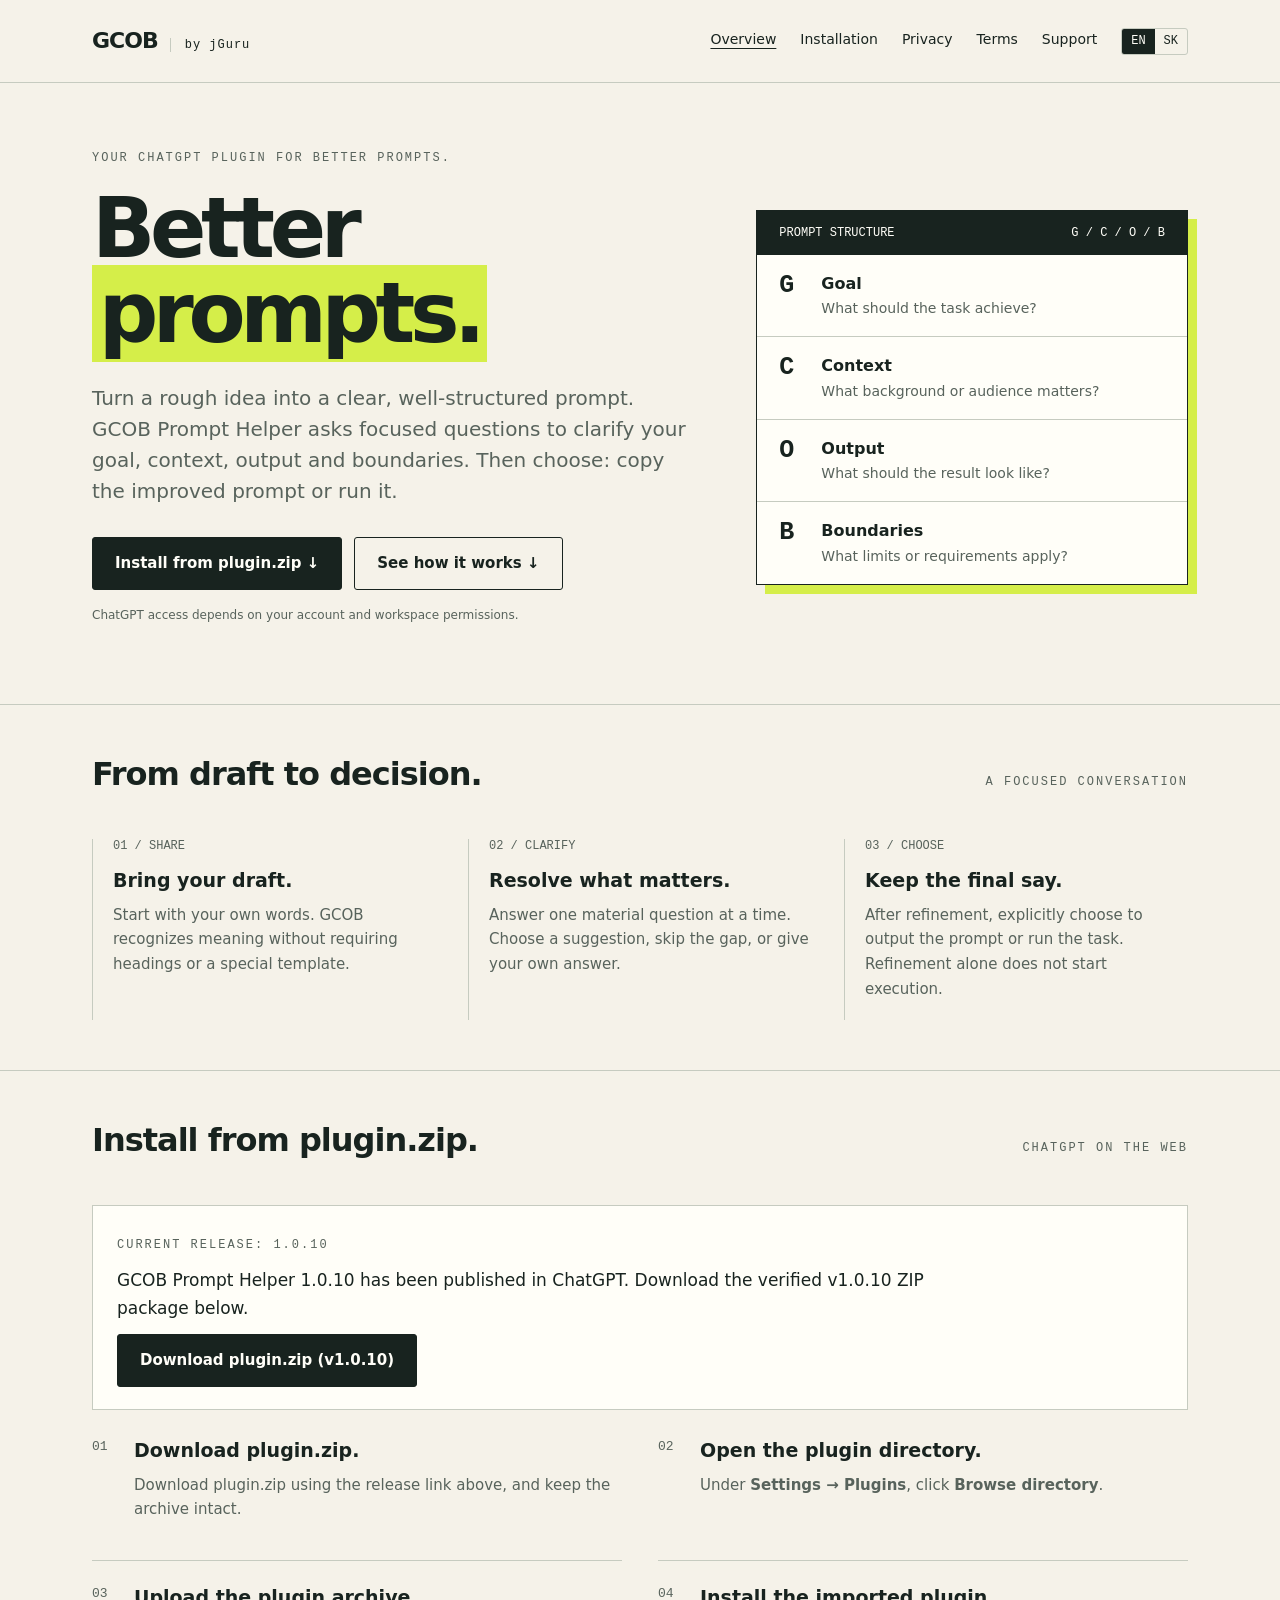
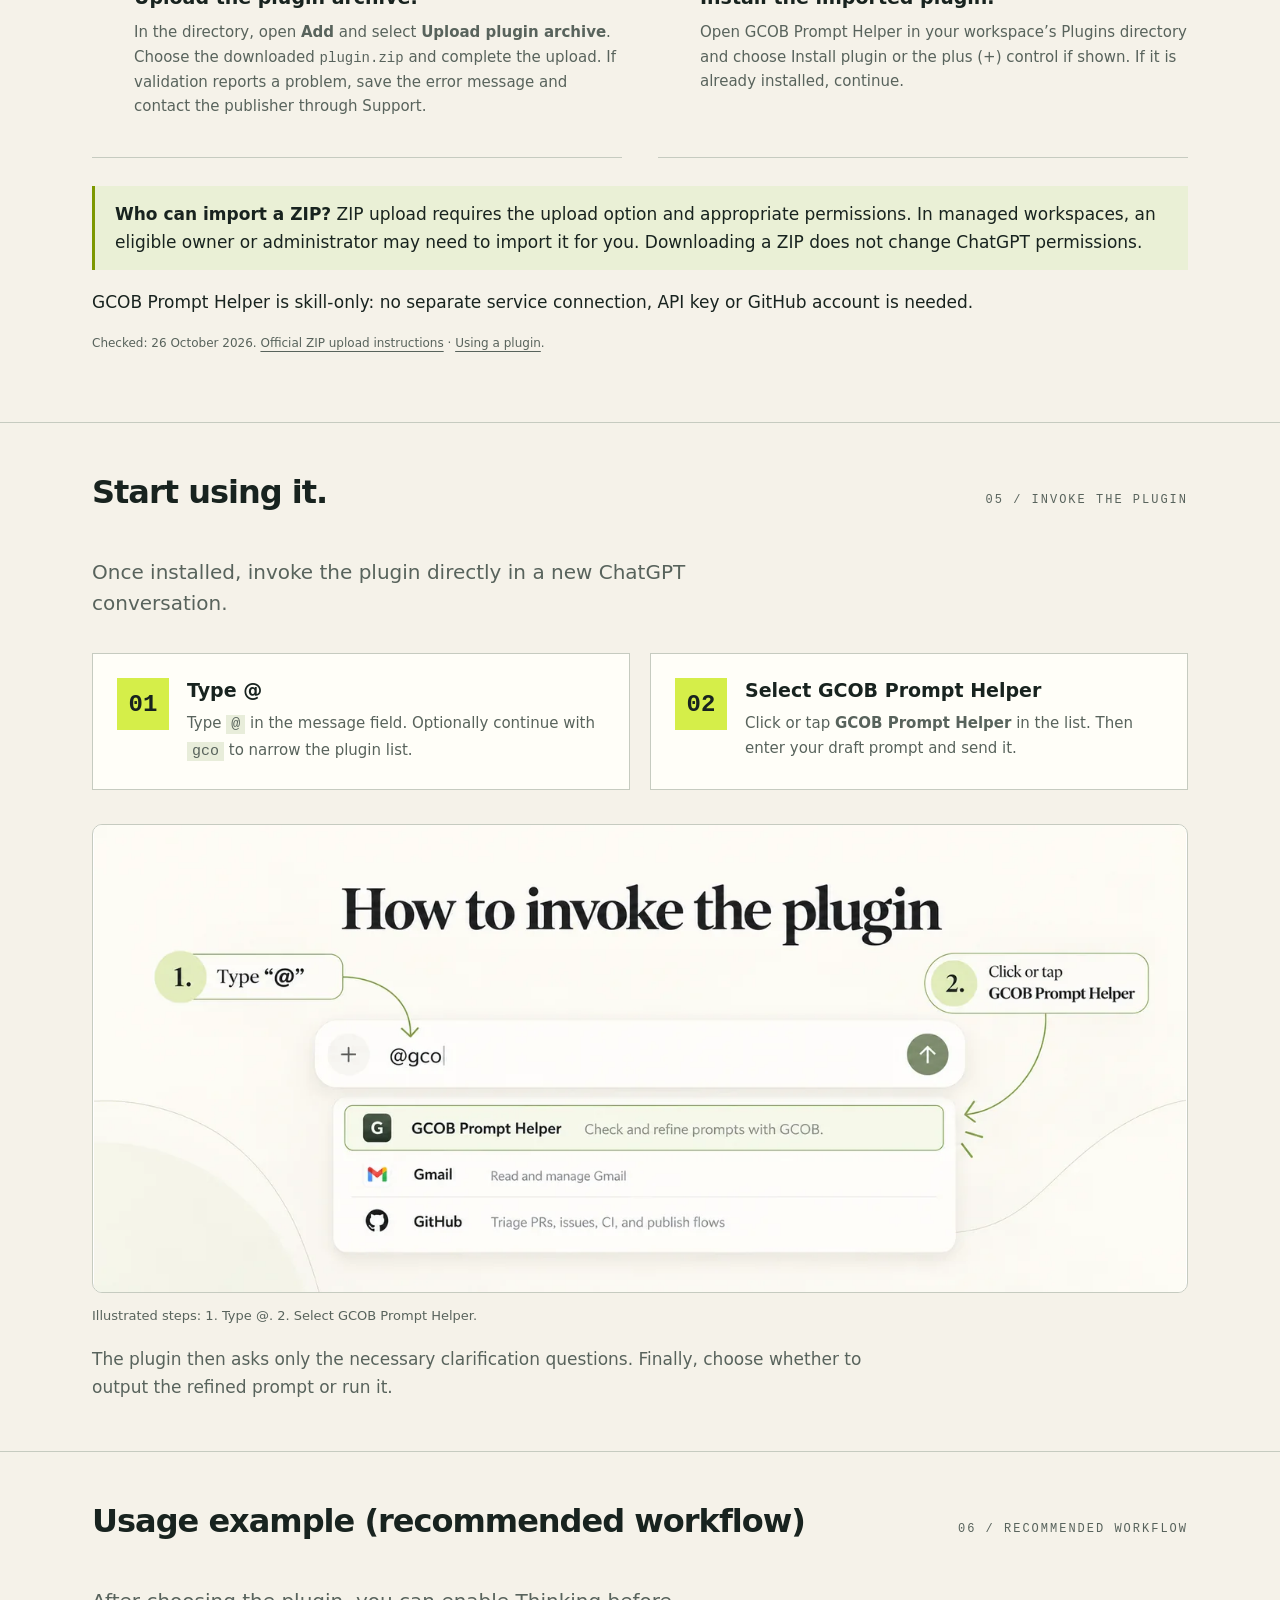
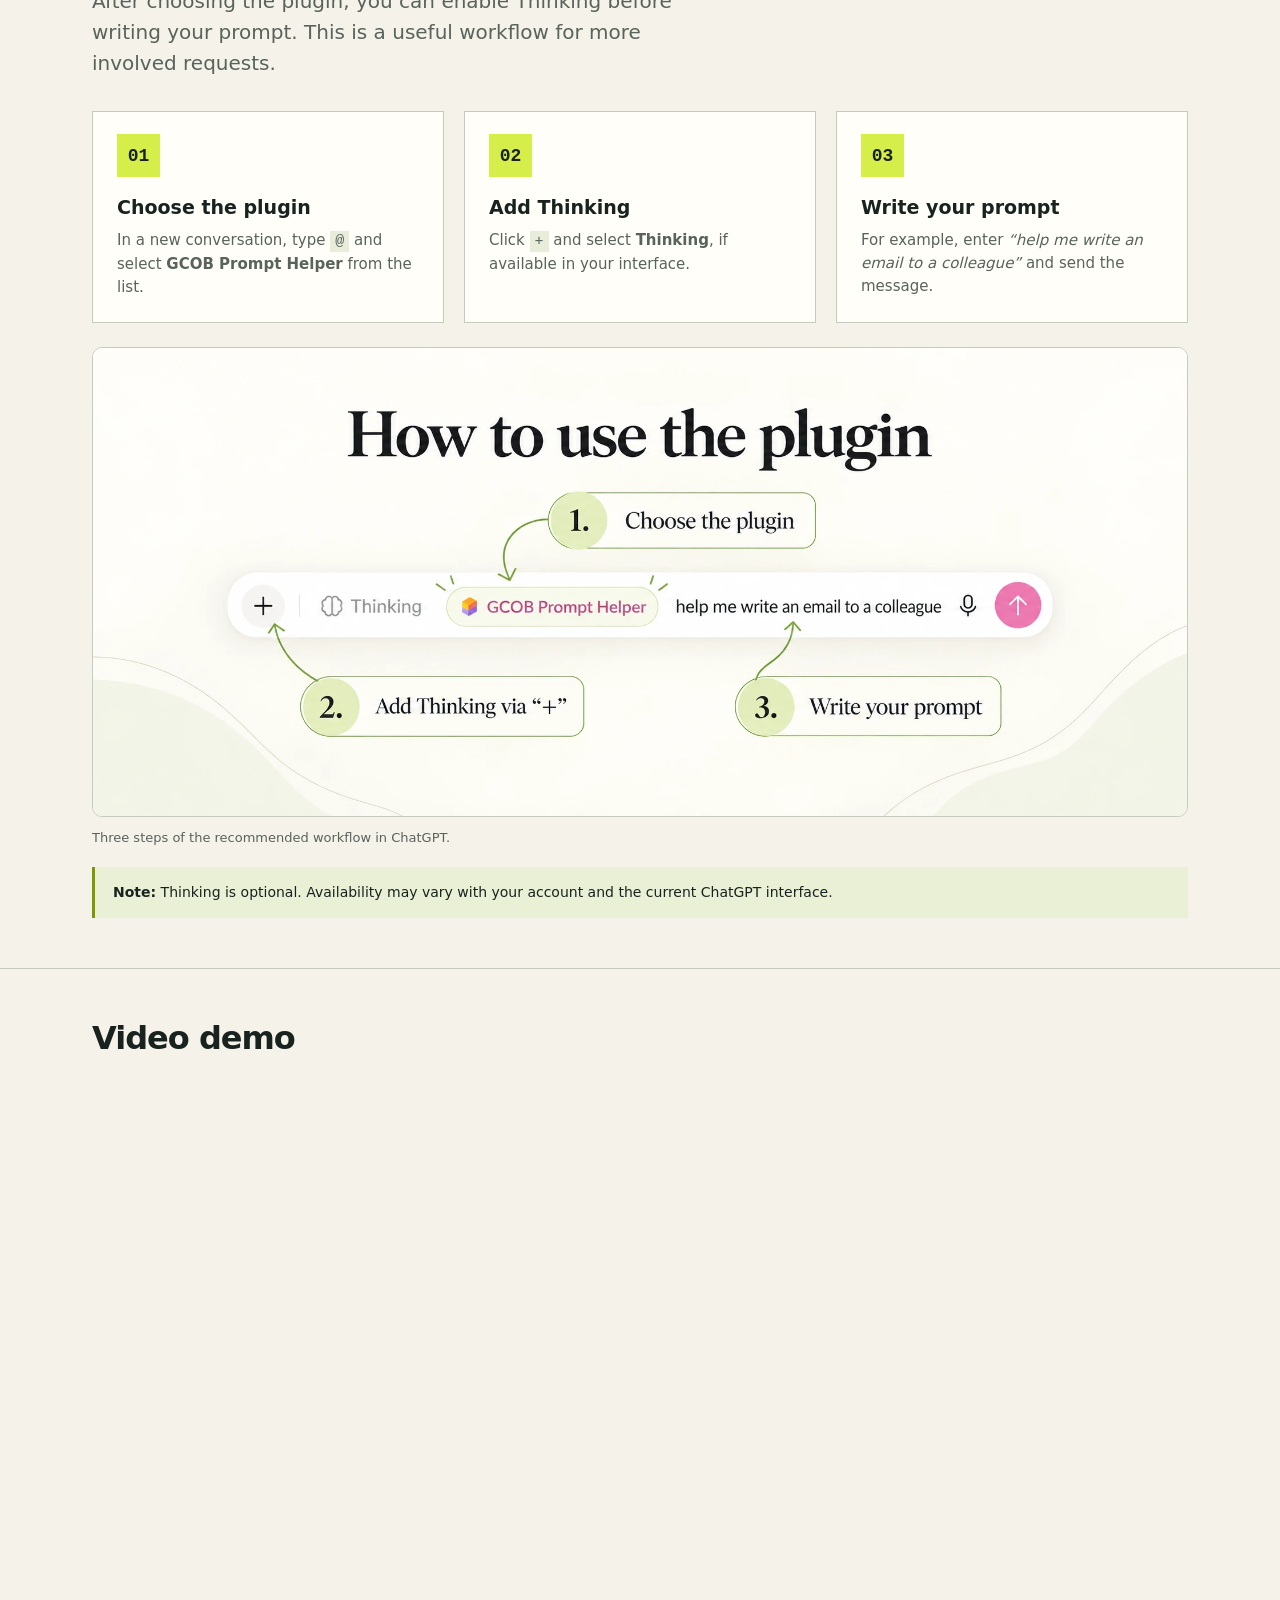
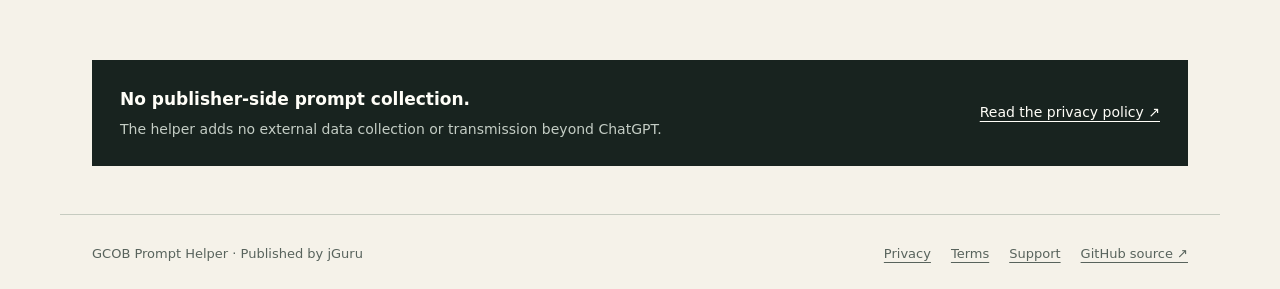
<file: index.html>
<!doctype html><html lang="en"><head><meta charset="utf-8"><meta name="viewport" content="width=device-width, initial-scale=1"><meta name="description" content="Create better prompts with GCOB Prompt Helper by jGuru. Turn rough ideas into clear prompts through focused questions about your goal, context, output and boundaries."><meta name="color-scheme" content="light"><meta name="referrer" content="strict-origin-when-cross-origin"><title>Better prompts with GCOB Prompt Helper | jGuru</title><link rel="icon" type="image/svg+xml" href="assets/favicon.svg"><link rel="stylesheet" href="assets/site.css?v=20261028-workflow"><link rel="canonical" href="https://passanger68.github.io/gcob-prompt-helper/" /><link rel="alternate" hreflang="en" href="https://passanger68.github.io/gcob-prompt-helper/" /><link rel="alternate" hreflang="sk" href="https://passanger68.github.io/gcob-prompt-helper/sk/" /><link rel="alternate" hreflang="x-default" href="https://passanger68.github.io/gcob-prompt-helper/" /></head><body><a class="skip" href="#main">Skip to content</a><header><div class="wrap top"><a class="brand" href="index.html">GCOB<span>by jGuru</span></a><nav aria-label="Main navigation"><a href="index.html" aria-current="page">Overview</a><a href="#install">Installation</a><a href="privacy/">Privacy</a><a href="terms/">Terms</a><a href="support/">Support</a><span class="language-switch" role="group" aria-label="EN / SK"><a href="index.html" lang="en" hreflang="en" aria-current="true">EN</a><a href="sk/index.html" lang="sk" hreflang="sk">SK</a></span></nav></div></header><main id="main"><section class="wrap hero"><div><p class="eyebrow">Your ChatGPT plugin for better prompts.</p><h1>Better<br><em>prompts.</em></h1><p class="lead">Turn a rough idea into a clear, well-structured prompt. GCOB Prompt Helper asks focused questions to clarify your goal, context, output and boundaries. Then choose: copy the improved prompt or run it.</p><div class="actions"><a class="button" href="#install">Install from plugin.zip ↓</a><a class="button secondary" href="#how-it-works">See how it works ↓</a></div><p class="micro">ChatGPT access depends on your account and workspace permissions.</p></div><aside class="spec" aria-label="The four parts of GCOB"><div class="spec-head"><span>PROMPT STRUCTURE</span><span>G / C / O / B</span></div><dl><div><dt>G</dt><dd><strong>Goal</strong>What should the task achieve?</dd></div><div><dt>C</dt><dd><strong>Context</strong>What background or audience matters?</dd></div><div><dt>O</dt><dd><strong>Output</strong>What should the result look like?</dd></div><div><dt>B</dt><dd><strong>Boundaries</strong>What limits or requirements apply?</dd></div></dl></aside></section><section class="section" id="how-it-works"><div class="wrap"><div class="section-head"><h2>From draft to decision.</h2><span class="eyebrow">A focused conversation</span></div><div class="steps"><article><span class="number">01 / SHARE</span><h3>Bring your draft.</h3><p>Start with your own words. GCOB recognizes meaning without requiring headings or a special template.</p></article><article><span class="number">02 / CLARIFY</span><h3>Resolve what matters.</h3><p>Answer one material question at a time. Choose a suggestion, skip the gap, or give your own answer.</p></article><article><span class="number">03 / CHOOSE</span><h3>Keep the final say.</h3><p>After refinement, explicitly choose to output the prompt or run the task. Refinement alone does not start execution.</p></article></div></div></section><section class="section" id="install"><div class="wrap"><div class="section-head"><h2>Install from plugin.zip.</h2><span class="eyebrow">ChatGPT on the web</span></div><div class="release-status"><span class="eyebrow">Current release: 1.0.10</span><p>GCOB Prompt Helper 1.0.10 has been published in ChatGPT. Download the verified v1.0.10 ZIP package below.</p><a class="button" href="https://github.com/passanger68/gcob-prompt-helper/releases/download/v1.0.10/plugin.zip" download>Download plugin.zip (v1.0.10)</a></div><ol class="install-steps"><li><h3>Download plugin.zip.</h3><p>Download plugin.zip using the release link above, and keep the archive intact.</p></li><li><h3>Open the plugin directory.</h3><p>Under <strong>Settings → Plugins</strong>, click <strong>Browse directory</strong>.</p></li><li><h3>Upload the plugin archive.</h3><p>In the directory, open <strong>Add</strong> and select <strong>Upload plugin archive</strong>. Choose the downloaded <code>plugin.zip</code> and complete the upload. If validation reports a problem, save the error message and contact the publisher through Support.</p></li><li><h3>Install the imported plugin.</h3><p>Open GCOB Prompt Helper in your workspace’s Plugins directory and choose Install plugin or the plus (+) control if shown. If it is already installed, continue.</p></li></ol><p class="note"><strong>Who can import a ZIP?</strong> ZIP upload requires the upload option and appropriate permissions. In managed workspaces, an eligible owner or administrator may need to import it for you. Downloading a ZIP does not change ChatGPT permissions.</p><p>GCOB Prompt Helper is skill-only: no separate service connection, API key or GitHub account is needed.</p><p class="micro">Checked: 26 October 2026. <a href="https://help.openai.com/en/articles/20001256-plugins-in-chatgpt">Official ZIP upload instructions</a> · <a href="https://learn.chatgpt.com/docs/build-plugins#using-a-plugin">Using a plugin</a>.</p></div></section><section class="section" id="start-using"><div class="wrap"><div class="section-head"><h2>Start using it.</h2><span class="eyebrow">05 / INVOKE THE PLUGIN</span></div><p class="lead">Once installed, invoke the plugin directly in a new ChatGPT conversation.</p><div class="invoke-grid"><div class="invoke-step"><span class="invoke-num">01</span><div><h3>Type @</h3><p>Type <code>@</code> in the message field. Optionally continue with <code>gco</code> to narrow the plugin list.</p></div></div><div class="invoke-step"><span class="invoke-num">02</span><div><h3>Select GCOB Prompt Helper</h3><p>Click or tap <strong>GCOB Prompt Helper</strong> in the list. Then enter your draft prompt and send it.</p></div></div></div><figure class="invoke-visual"><img src="assets/invoke-plugin-en.webp" width="1400" height="600" style="aspect-ratio:7/3" loading="lazy" decoding="async" alt="How to invoke GCOB Prompt Helper in two steps"><figcaption>Illustrated steps: 1. Type @. 2. Select GCOB Prompt Helper.</figcaption></figure><p class="invoke-after">The plugin then asks only the necessary clarification questions. Finally, choose whether to output the refined prompt or run it.</p></div></section><section class="section recommended-usage" id="recommended-workflow"><div class="wrap"><div class="section-head"><h2>Usage example (recommended workflow)</h2><span class="eyebrow">06 / RECOMMENDED WORKFLOW</span></div><p class="lead">After choosing the plugin, you can enable Thinking before writing your prompt. This is a useful workflow for more involved requests.</p><div class="recommended-grid"><article class="recommended-step"><span class="recommended-num">01</span><h3>Choose the plugin</h3><p>In a new conversation, type <code>@</code> and select <strong>GCOB Prompt Helper</strong> from the list.</p></article><article class="recommended-step"><span class="recommended-num">02</span><h3>Add Thinking</h3><p>Click <code>+</code> and select <strong>Thinking</strong>, if available in your interface.</p></article><article class="recommended-step"><span class="recommended-num">03</span><h3>Write your prompt</h3><p>For example, enter <em>“help me write an email to a colleague”</em> and send the message.</p></article></div><figure class="recommended-visual"><img src="assets/example-workflow-en.webp" width="1916" height="821" loading="lazy" decoding="async" alt="Illustrated example: choose GCOB Prompt Helper, add Thinking through plus, and write your prompt."><figcaption>Three steps of the recommended workflow in ChatGPT.</figcaption></figure><p class="recommended-note"><strong>Note:</strong> Thinking is optional. Availability may vary with your account and the current ChatGPT interface.</p></div></section><section class="section" id="video-demo" aria-labelledby="video-demo-title"><div class="wrap"><div class="section-head"><h2 id="video-demo-title">Video demo</h2></div><div style="width:100%;max-width:900px;margin:0 auto"><iframe width="900" height="506" style="display:block;width:100%;height:auto;aspect-ratio:16/9;border:0" src="https://www.youtube-nocookie.com/embed/Ui0PAK8UKws" title="GCOB Prompt Helper video demo" loading="lazy" referrerpolicy="strict-origin-when-cross-origin" allow="accelerometer; autoplay; clipboard-write; encrypted-media; gyroscope; picture-in-picture; web-share" allowfullscreen></iframe></div></div></section><section class="wrap" style="padding-bottom:48px"><div class="privacy-banner"><div><strong>No publisher-side prompt collection.</strong><p>The helper adds no external data collection or transmission beyond ChatGPT.</p></div><a href="privacy/">Read the privacy policy ↗</a></div></section></main><footer class="wrap footer"><span>GCOB Prompt Helper · Published by jGuru</span><div class="footer-links"><a href="privacy/">Privacy</a><a href="terms/">Terms</a><a href="support/">Support</a><a href="https://github.com/passanger68/gcob-prompt-helper">GitHub source ↗</a></div></footer></body></html>
</file>
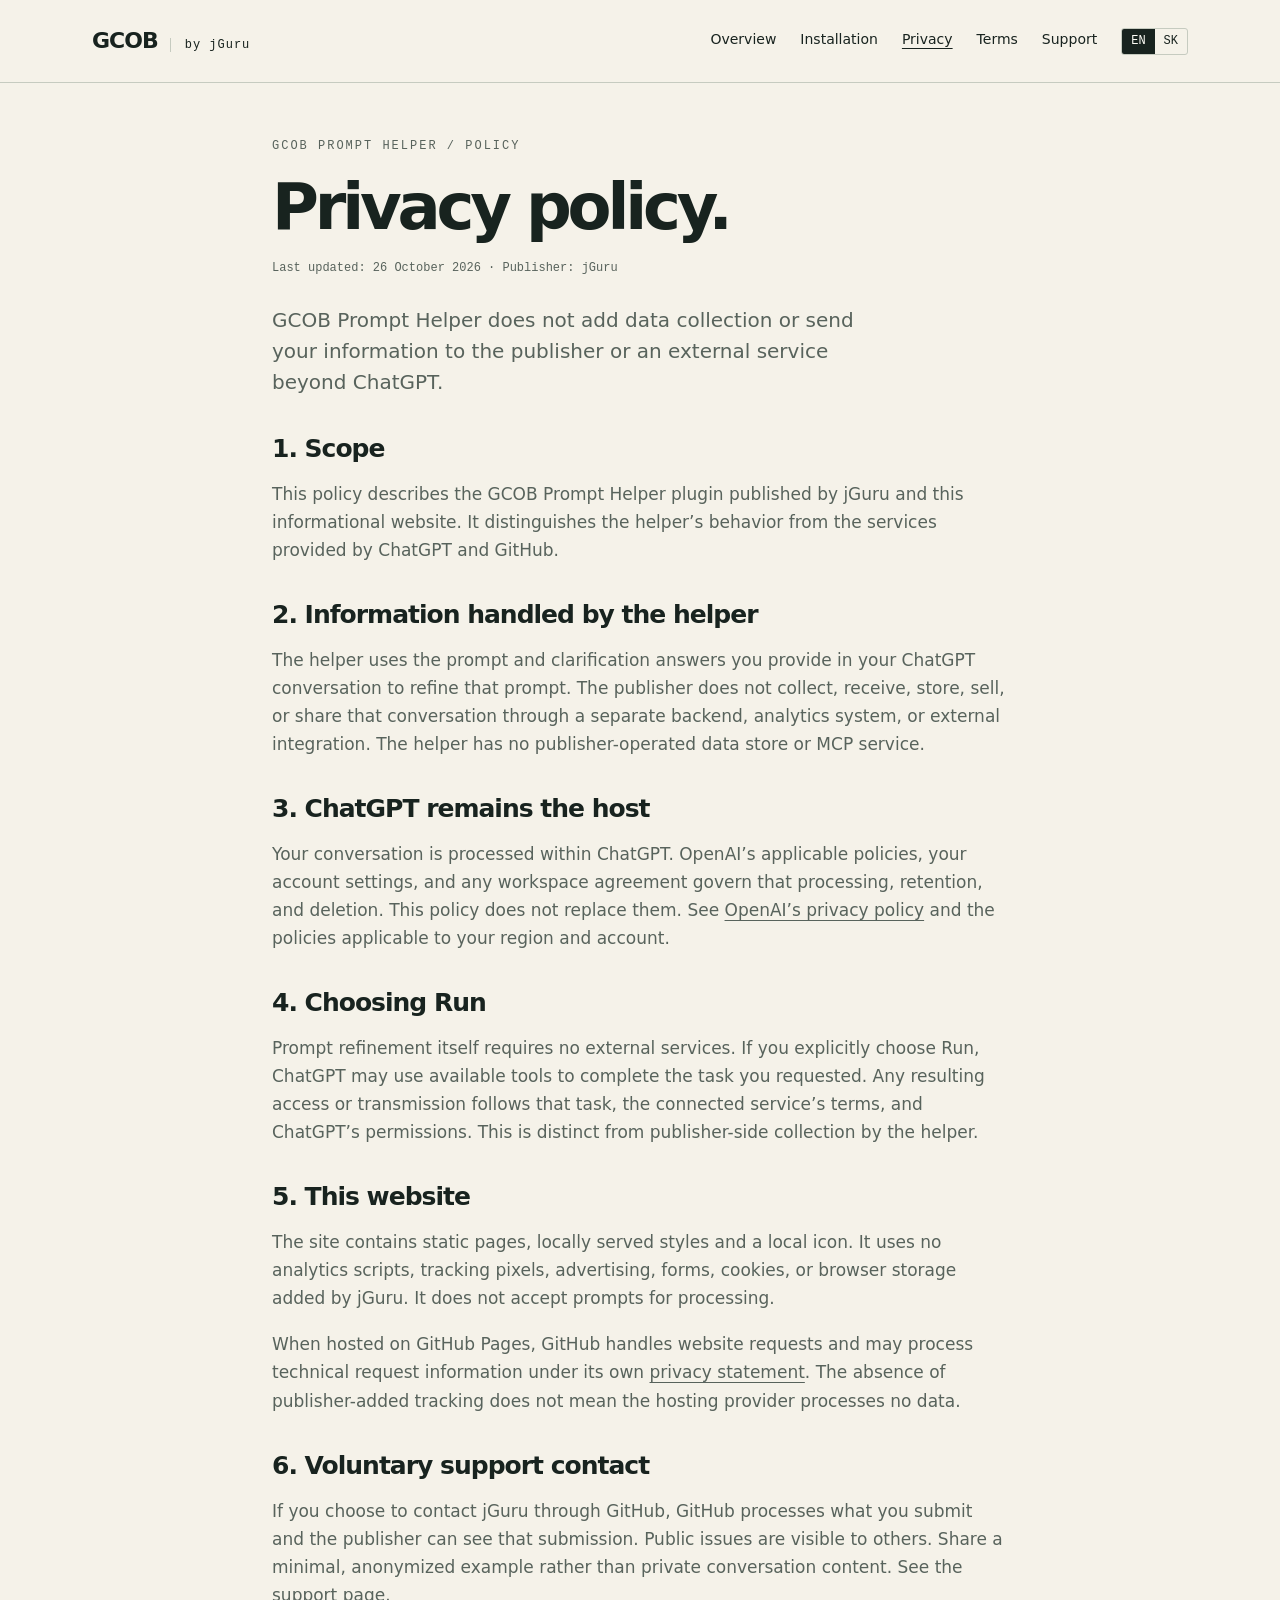
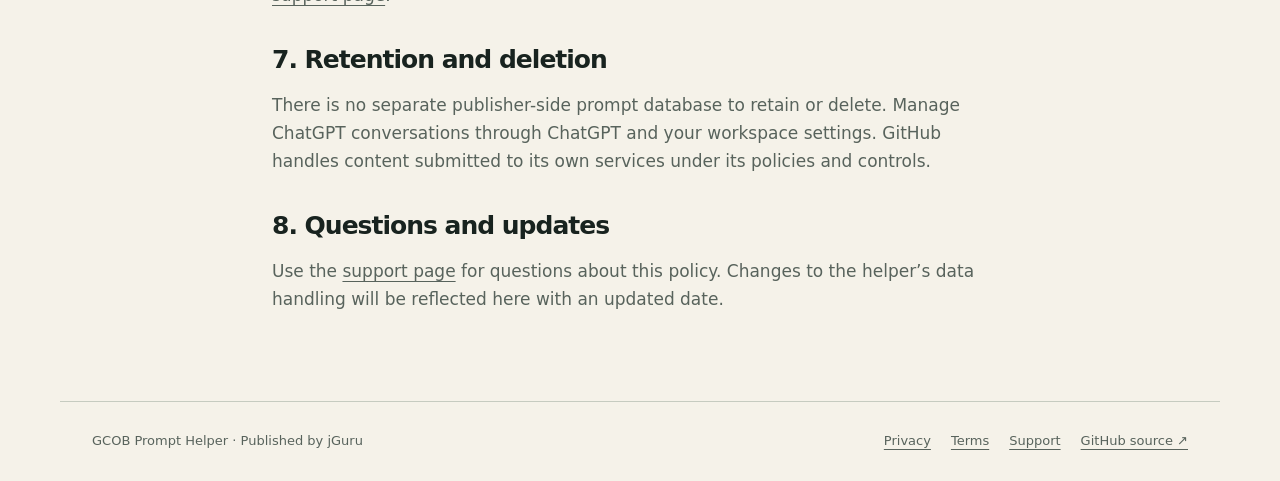
<file: privacy/index.html>
<!doctype html><html lang="en"><head><meta charset="utf-8"><meta name="viewport" content="width=device-width, initial-scale=1"><meta name="description" content="GCOB Prompt Helper by jGuru. Clarify your Goal, Context, Output and Boundaries before you output or run a prompt."><meta name="color-scheme" content="light"><meta name="referrer" content="strict-origin-when-cross-origin"><title>Privacy policy | jGuru</title><link rel="icon" type="image/svg+xml" href="../assets/favicon.svg"><link rel="stylesheet" href="../assets/site.css"><link rel="canonical" href="https://passanger68.github.io/gcob-prompt-helper/privacy/" /><link rel="alternate" hreflang="en" href="https://passanger68.github.io/gcob-prompt-helper/privacy/" /><link rel="alternate" hreflang="sk" href="https://passanger68.github.io/gcob-prompt-helper/sk/privacy/" /><link rel="alternate" hreflang="x-default" href="https://passanger68.github.io/gcob-prompt-helper/privacy/" /></head><body><a class="skip" href="#main">Skip to content</a><header><div class="wrap top"><a class="brand" href="../index.html">GCOB<span>by jGuru</span></a><nav aria-label="Main navigation"><a href="../index.html">Overview</a><a href="../index.html#install">Installation</a><a href="../privacy/" aria-current="page">Privacy</a><a href="../terms/">Terms</a><a href="../support/">Support</a><span class="language-switch" role="group" aria-label="EN / SK"><a href="index.html" lang="en" hreflang="en" aria-current="true">EN</a><a href="../sk/privacy/index.html" lang="sk" hreflang="sk">SK</a></span></nav></div></header><main id="main" class="wrap legal"><p class="eyebrow">GCOB Prompt Helper / Policy</p><h1>Privacy policy.</h1><p class="date">Last updated: 26 October 2026 · Publisher: jGuru</p><p class="lead">GCOB Prompt Helper does not add data collection or send your information to the publisher or an external service beyond ChatGPT.</p><h2>1. Scope</h2><p>This policy describes the GCOB Prompt Helper plugin published by jGuru and this informational website. It distinguishes the helper’s behavior from the services provided by ChatGPT and GitHub.</p><h2>2. Information handled by the helper</h2><p>The helper uses the prompt and clarification answers you provide in your ChatGPT conversation to refine that prompt. The publisher does not collect, receive, store, sell, or share that conversation through a separate backend, analytics system, or external integration. The helper has no publisher-operated data store or MCP service.</p><h2>3. ChatGPT remains the host</h2><p>Your conversation is processed within ChatGPT. OpenAI’s applicable policies, your account settings, and any workspace agreement govern that processing, retention, and deletion. This policy does not replace them. See <a href="https://openai.com/policies/privacy-policy/">OpenAI’s privacy policy</a> and the policies applicable to your region and account.</p><h2>4. Choosing Run</h2><p>Prompt refinement itself requires no external services. If you explicitly choose Run, ChatGPT may use available tools to complete the task you requested. Any resulting access or transmission follows that task, the connected service’s terms, and ChatGPT’s permissions. This is distinct from publisher-side collection by the helper.</p><h2>5. This website</h2><p>The site contains static pages, locally served styles and a local icon. It uses no analytics scripts, tracking pixels, advertising, forms, cookies, or browser storage added by jGuru. It does not accept prompts for processing.</p><p>When hosted on GitHub Pages, GitHub handles website requests and may process technical request information under its own <a href="https://docs.github.com/en/site-policy/privacy-policies/github-general-privacy-statement">privacy statement</a>. The absence of publisher-added tracking does not mean the hosting provider processes no data.</p><h2>6. Voluntary support contact</h2><p>If you choose to contact jGuru through GitHub, GitHub processes what you submit and the publisher can see that submission. Public issues are visible to others. Share a minimal, anonymized example rather than private conversation content. See the <a href="../support/">support page</a>.</p><h2>7. Retention and deletion</h2><p>There is no separate publisher-side prompt database to retain or delete. Manage ChatGPT conversations through ChatGPT and your workspace settings. GitHub handles content submitted to its own services under its policies and controls.</p><h2>8. Questions and updates</h2><p>Use the <a href="../support/">support page</a> for questions about this policy. Changes to the helper’s data handling will be reflected here with an updated date.</p></main><footer class="wrap footer"><span>GCOB Prompt Helper · Published by jGuru</span><div class="footer-links"><a href="../privacy/">Privacy</a><a href="../terms/">Terms</a><a href="../support/">Support</a><a href="https://github.com/passanger68/gcob-prompt-helper">GitHub source ↗</a></div></footer></body></html>
</file>
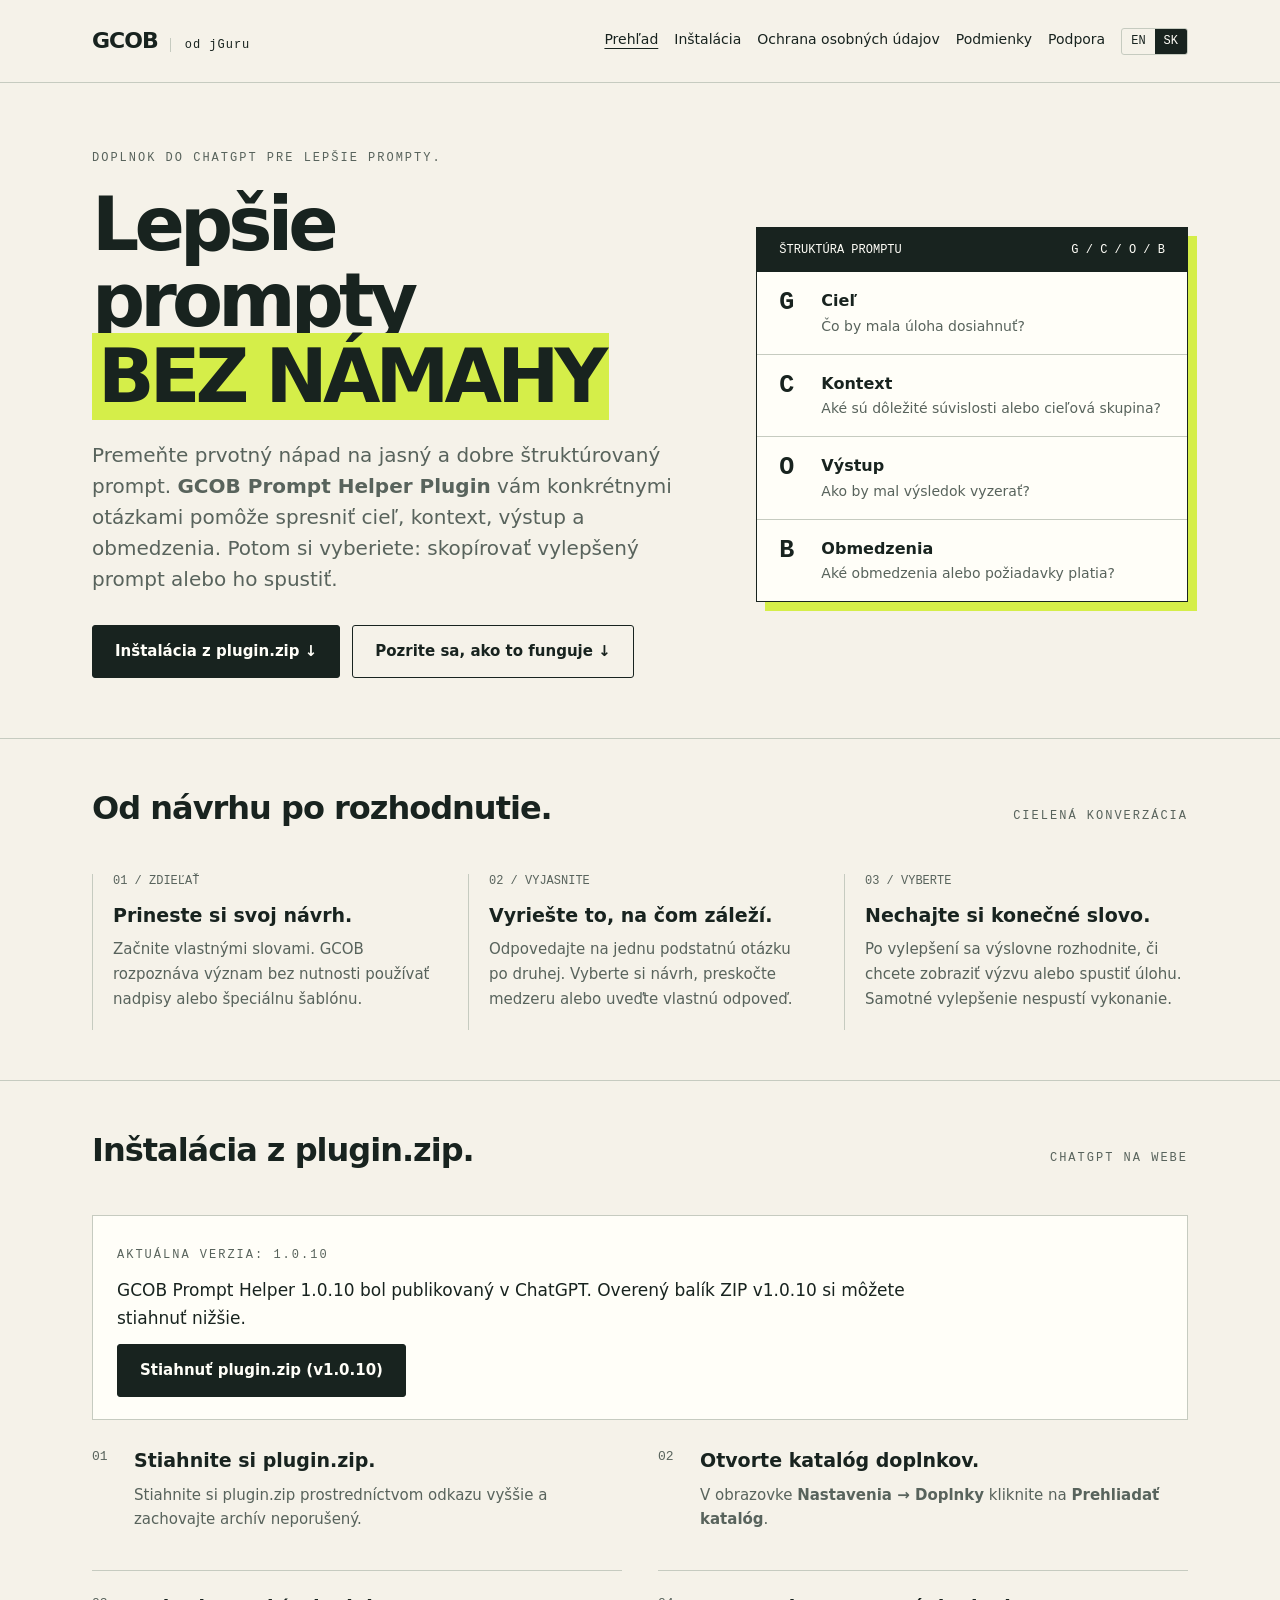
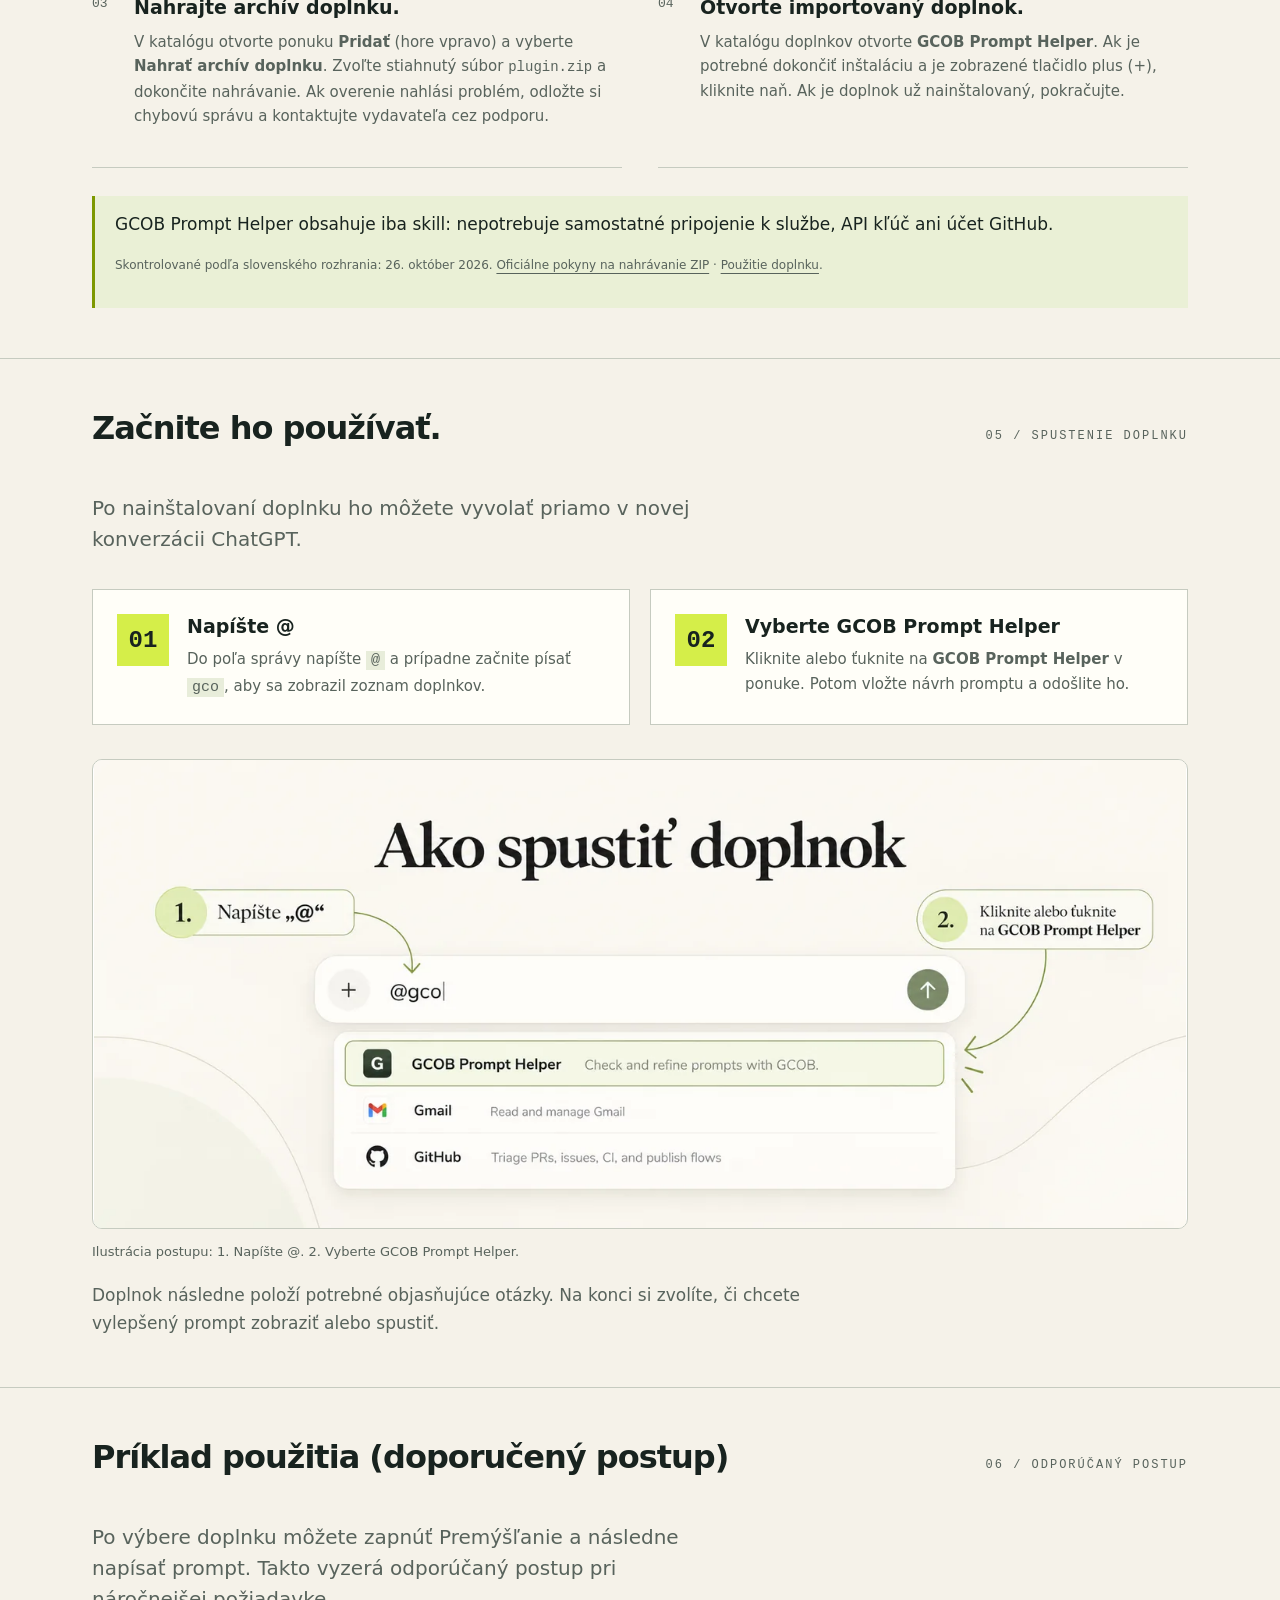
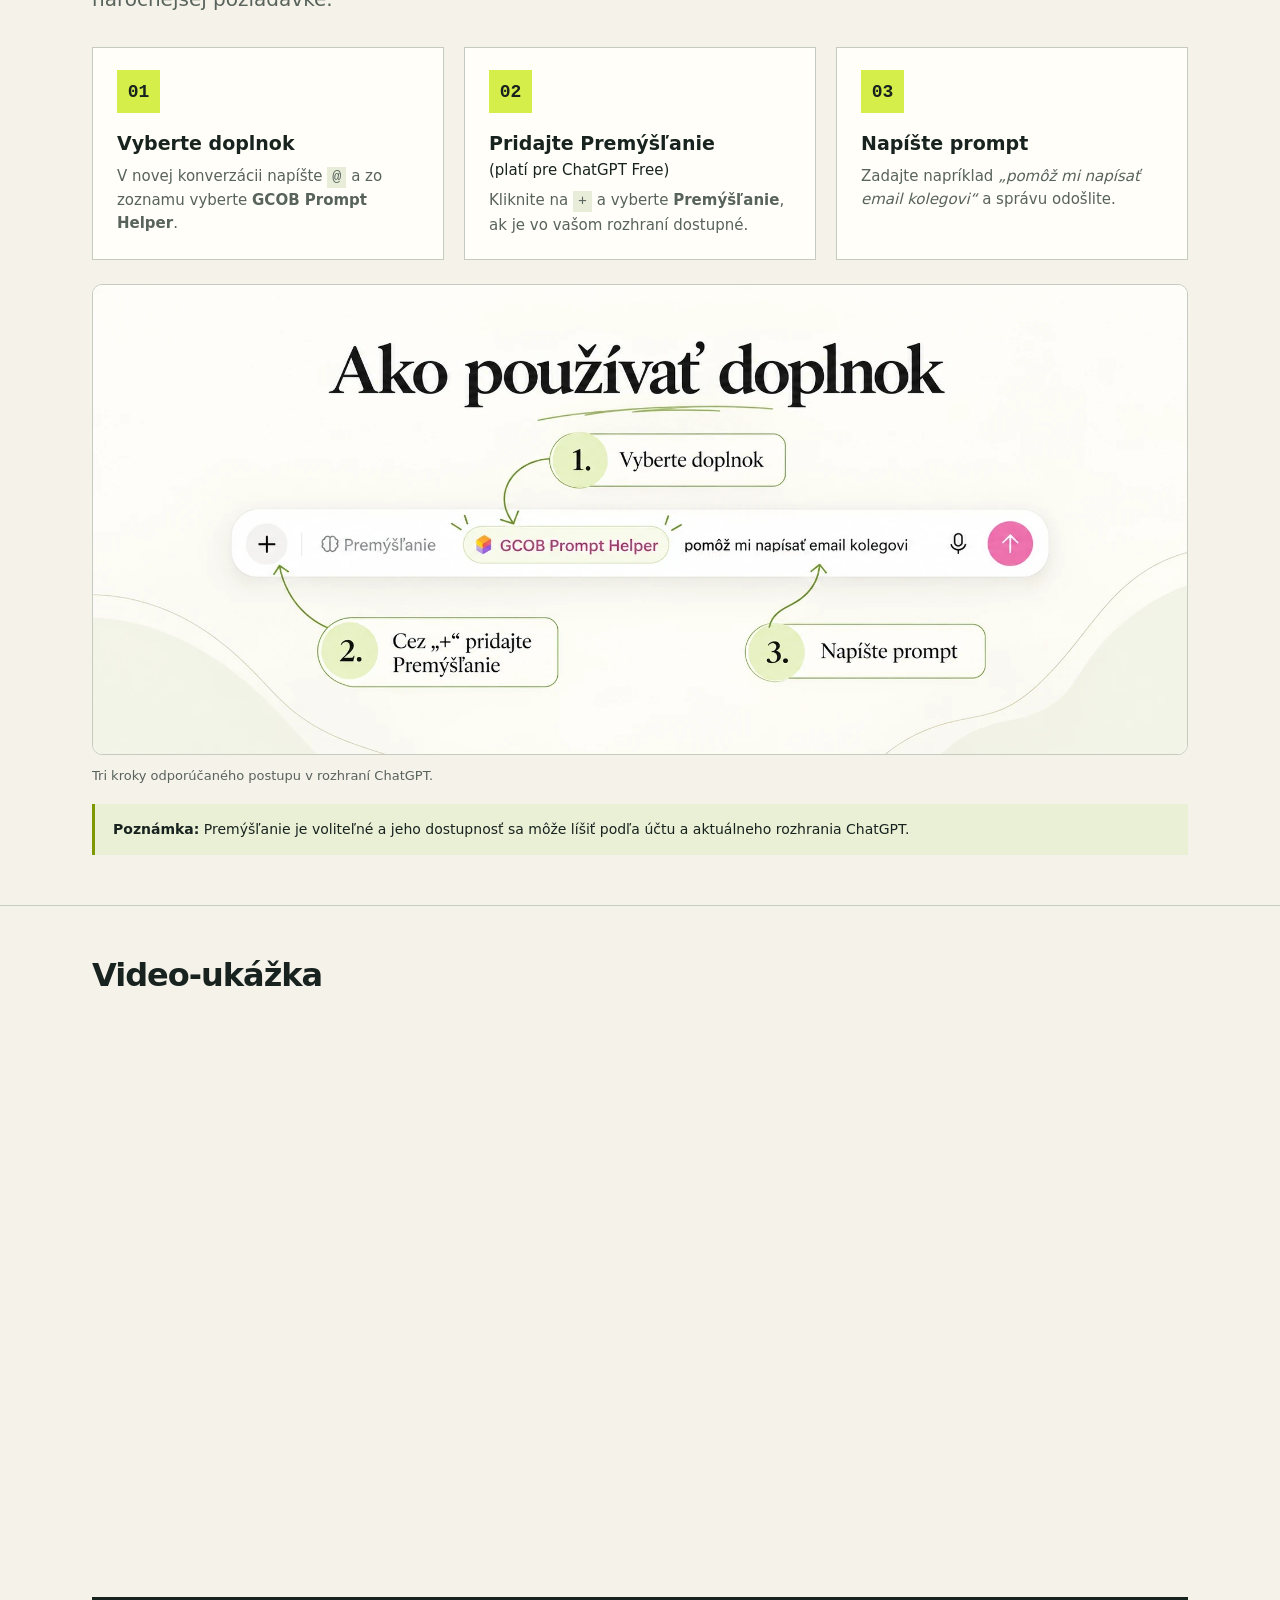
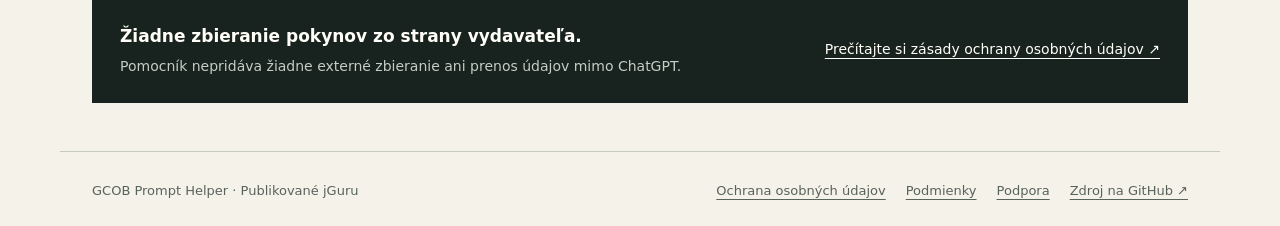
<file: sk/index.html>
<!doctype html><html lang="sk"><head><meta charset="utf-8" /><meta name="viewport" content="width=device-width, initial-scale=1" /><meta name="description" content="Tvorte lepšie prompty s doplnkom GCOB Prompt Helper od jGuru. Konkrétne otázky vám pomôžu spresniť cieľ, kontext, výstup a obmedzenia." /><meta name="color-scheme" content="light" /><meta name="referrer" content="strict-origin-when-cross-origin" /><title>Lepšie prompty s GCOB Prompt Helper | jGuru</title><link rel="icon" type="image/svg+xml" href="../assets/favicon.svg" /><link rel="stylesheet" href="../assets/site.css?v=20261028-workflow" /><link rel="canonical" href="https://passanger68.github.io/gcob-prompt-helper/sk/" /><link rel="alternate" hreflang="en" href="https://passanger68.github.io/gcob-prompt-helper/" /><link rel="alternate" hreflang="sk" href="https://passanger68.github.io/gcob-prompt-helper/sk/" /><link rel="alternate" hreflang="x-default" href="https://passanger68.github.io/gcob-prompt-helper/" /></head><body><a class="skip" href="#main">Prejsť na obsah</a><header><div class="wrap top"><a class="brand" href="index.html">GCOB<span>od jGuru</span></a><nav aria-label="Main navigation"><a href="index.html" aria-current="page">Prehľad</a><a href="#install">Inštalácia</a><a href="privacy/">Ochrana osobných údajov</a><a href="terms/">Podmienky</a><a href="support/">Podpora</a><span class="language-switch" role="group" aria-label="EN / SK"><a href="../index.html" lang="en" hreflang="en">EN</a><a href="index.html" lang="sk" hreflang="sk" aria-current="true">SK</a></span></nav></div></header><main id="main"><section class="wrap hero"><div><p class="eyebrow">Doplnok do ChatGPT pre lepšie prompty.</p><h1>Lepšie<br>prompty<br><em style="white-space:nowrap">BEZ NÁMAHY</em></h1><p class="lead">Premeňte prvotný nápad na jasný a dobre štruktúrovaný prompt. <strong>GCOB Prompt Helper Plugin</strong> vám konkrétnymi otázkami pomôže spresniť cieľ, kontext, výstup a obmedzenia. Potom si vyberiete: skopírovať vylepšený prompt alebo ho spustiť.</p><div class="actions"><a class="button" href="#install">Inštalácia z plugin.zip ↓</a><a class="button secondary" href="#how-it-works">Pozrite sa, ako to funguje ↓</a></div></div><aside class="spec" aria-label="The four parts of GCOB"><div class="spec-head"><span>ŠTRUKTÚRA PROMPTU</span><span>G / C / O / B</span></div><dl><div><dt>G</dt><dd><strong>Cieľ</strong>Čo by mala úloha dosiahnuť?</dd></div><div><dt>C</dt><dd><strong>Kontext</strong>Aké sú dôležité súvislosti alebo cieľová skupina?</dd></div><div><dt>O</dt><dd><strong>Výstup</strong>Ako by mal výsledok vyzerať?</dd></div><div><dt>B</dt><dd><strong>Obmedzenia</strong>Aké obmedzenia alebo požiadavky platia?</dd></div></dl></aside></section><section class="section" id="how-it-works"><div class="wrap"><div class="section-head"><h2>Od návrhu po rozhodnutie.</h2><span class="eyebrow">Cielená konverzácia</span></div><div class="steps"><article><span class="number">01 / ZDIEĽAŤ</span><h3>Prineste si svoj návrh.</h3><p>Začnite vlastnými slovami. GCOB rozpoznáva význam bez nutnosti používať nadpisy alebo špeciálnu šablónu.</p></article><article><span class="number">02 / VYJASNITE</span><h3>Vyriešte to, na čom záleží.</h3><p>Odpovedajte na jednu podstatnú otázku po druhej. Vyberte si návrh, preskočte medzeru alebo uveďte vlastnú odpoveď.</p></article><article><span class="number">03 / VYBERTE</span><h3>Nechajte si konečné slovo.</h3><p>Po vylepšení sa výslovne rozhodnite, či chcete zobraziť výzvu alebo spustiť úlohu. Samotné vylepšenie nespustí vykonanie.</p></article></div></div></section><section class="section" id="install"><div class="wrap"><div class="section-head"><h2>Inštalácia z plugin.zip.</h2><span class="eyebrow">ChatGPT na webe</span></div><div class="release-status"><span class="eyebrow">Aktuálna verzia: 1.0.10</span><p>GCOB Prompt Helper 1.0.10 bol publikovaný v ChatGPT. Overený balík ZIP v1.0.10 si môžete stiahnuť nižšie.</p><a class="button" href="https://github.com/passanger68/gcob-prompt-helper/releases/download/v1.0.10/plugin.zip" download>Stiahnuť plugin.zip (v1.0.10)</a></div><ol class="install-steps"><li><h3>Stiahnite si plugin.zip.</h3><p>Stiahnite si plugin.zip prostredníctvom odkazu vyššie a zachovajte archív neporušený.</p></li><li><h3>Otvorte katalóg doplnkov.</h3><p>V obrazovke <strong>Nastavenia → Doplnky</strong> kliknite na <strong>Prehliadať katalóg</strong>.</p></li><li><h3>Nahrajte archív doplnku.</h3><p>V katalógu otvorte ponuku <strong>Pridať</strong> (hore vpravo) a vyberte <strong>Nahrať archív doplnku</strong>. Zvoľte stiahnutý súbor <code>plugin.zip</code> a dokončite nahrávanie. Ak overenie nahlási problém, odložte si chybovú správu a kontaktujte vydavateľa cez podporu.</p></li><li><h3>Otvorte importovaný doplnok.</h3><p>V katalógu doplnkov otvorte <strong>GCOB Prompt Helper</strong>. Ak je potrebné dokončiť inštaláciu a je zobrazené tlačidlo plus (+), kliknite naň. Ak je doplnok už nainštalovaný, pokračujte.</p></li></ol><div class="note"><p>GCOB Prompt Helper obsahuje iba skill: nepotrebuje samostatné pripojenie k službe, API kľúč ani účet GitHub.</p><p class="micro">Skontrolované podľa slovenského rozhrania: 26. október 2026. <a href="https://help.openai.com/en/articles/20001256-plugins-in-chatgpt">Oficiálne pokyny na nahrávanie ZIP</a> · <a href="https://learn.chatgpt.com/docs/build-plugins#using-a-plugin">Použitie doplnku</a>.</p></div></div></section><section class="section" id="start-using"><div class="wrap"><div class="section-head"><h2>Začnite ho používať.</h2><span class="eyebrow">05 / SPUSTENIE DOPLNKU</span></div><p class="lead">Po nainštalovaní doplnku ho môžete vyvolať priamo v novej konverzácii ChatGPT.</p><div class="invoke-grid"><div class="invoke-step"><span class="invoke-num">01</span><div><h3>Napíšte @</h3><p>Do poľa správy napíšte <code>@</code> a prípadne začnite písať <code>gco</code>, aby sa zobrazil zoznam doplnkov.</p></div></div><div class="invoke-step"><span class="invoke-num">02</span><div><h3>Vyberte GCOB Prompt Helper</h3><p>Kliknite alebo ťuknite na <strong>GCOB Prompt Helper</strong> v ponuke. Potom vložte návrh promptu a odošlite ho.</p></div></div></div><figure class="invoke-visual"><img src="../assets/invoke-plugin-sk.webp" width="1400" height="600" style="aspect-ratio:7/3" loading="lazy" decoding="async" alt="Ako spustiť GCOB Prompt Helper v dvoch krokoch"><figcaption>Ilustrácia postupu: 1. Napíšte @. 2. Vyberte GCOB Prompt Helper.</figcaption></figure><p class="invoke-after">Doplnok následne položí potrebné objasňujúce otázky. Na konci si zvolíte, či chcete vylepšený prompt zobraziť alebo spustiť.</p></div></section><section class="section recommended-usage" id="recommended-workflow"><div class="wrap"><div class="section-head"><h2>Príklad použitia (doporučený postup)</h2><span class="eyebrow">06 / ODPORÚČANÝ POSTUP</span></div><p class="lead">Po výbere doplnku môžete zapnúť Premýšľanie a následne napísať prompt. Takto vyzerá odporúčaný postup pri náročnejšej požiadavke.</p><div class="recommended-grid"><article class="recommended-step"><span class="recommended-num">01</span><h3>Vyberte doplnok</h3><p>V novej konverzácii napíšte <code>@</code> a zo zoznamu vyberte <strong>GCOB Prompt Helper</strong>.</p></article><article class="recommended-step"><span class="recommended-num">02</span><h3>Pridajte Premýšľanie<br><span style="font-size:15px;font-weight:400;letter-spacing:normal">(platí pre ChatGPT Free)</span></h3><p>Kliknite na <code>+</code> a vyberte <strong>Premýšľanie</strong>, ak je vo vašom rozhraní dostupné.</p></article><article class="recommended-step"><span class="recommended-num">03</span><h3>Napíšte prompt</h3><p>Zadajte napríklad <em>„pomôž mi napísať email kolegovi“</em> a správu odošlite.</p></article></div><figure class="recommended-visual"><img src="../assets/example-workflow-sk.webp?v=20261028-clean" width="1916" height="821" loading="lazy" decoding="async" alt="Ilustrovaný príklad: vyberte GCOB Prompt Helper, cez plus pridajte Premýšľanie a napíšte prompt."><figcaption>Tri kroky odporúčaného postupu v rozhraní ChatGPT.</figcaption></figure><p class="recommended-note"><strong>Poznámka:</strong> Premýšľanie je voliteľné a jeho dostupnosť sa môže líšiť podľa účtu a aktuálneho rozhrania ChatGPT.</p></div></section><section class="section" id="video-demo" aria-labelledby="video-demo-title"><div class="wrap"><div class="section-head"><h2 id="video-demo-title">Video-ukážka</h2></div><div style="width:100%;max-width:900px;margin:0 auto"><iframe width="900" height="506" style="display:block;width:100%;height:auto;aspect-ratio:16/9;border:0" src="https://www.youtube-nocookie.com/embed/Ui0PAK8UKws" title="Video-ukážka GCOB Prompt Helper" loading="lazy" referrerpolicy="strict-origin-when-cross-origin" allow="accelerometer; autoplay; clipboard-write; encrypted-media; gyroscope; picture-in-picture; web-share" allowfullscreen></iframe></div></div></section><section class="wrap" style="padding-bottom:48px"><div class="privacy-banner"><div><strong>Žiadne zbieranie pokynov zo strany vydavateľa.</strong><p>Pomocník nepridáva žiadne externé zbieranie ani prenos údajov mimo ChatGPT.</p></div><a href="privacy/">Prečítajte si zásady ochrany osobných údajov ↗</a></div></section></main><footer class="wrap footer"><span>GCOB Prompt Helper · Publikované jGuru</span><div class="footer-links"><a href="privacy/">Ochrana osobných údajov</a><a href="terms/">Podmienky</a><a href="support/">Podpora</a><a href="https://github.com/passanger68/gcob-prompt-helper">Zdroj na GitHub ↗</a></div></footer></body></html>
</file>
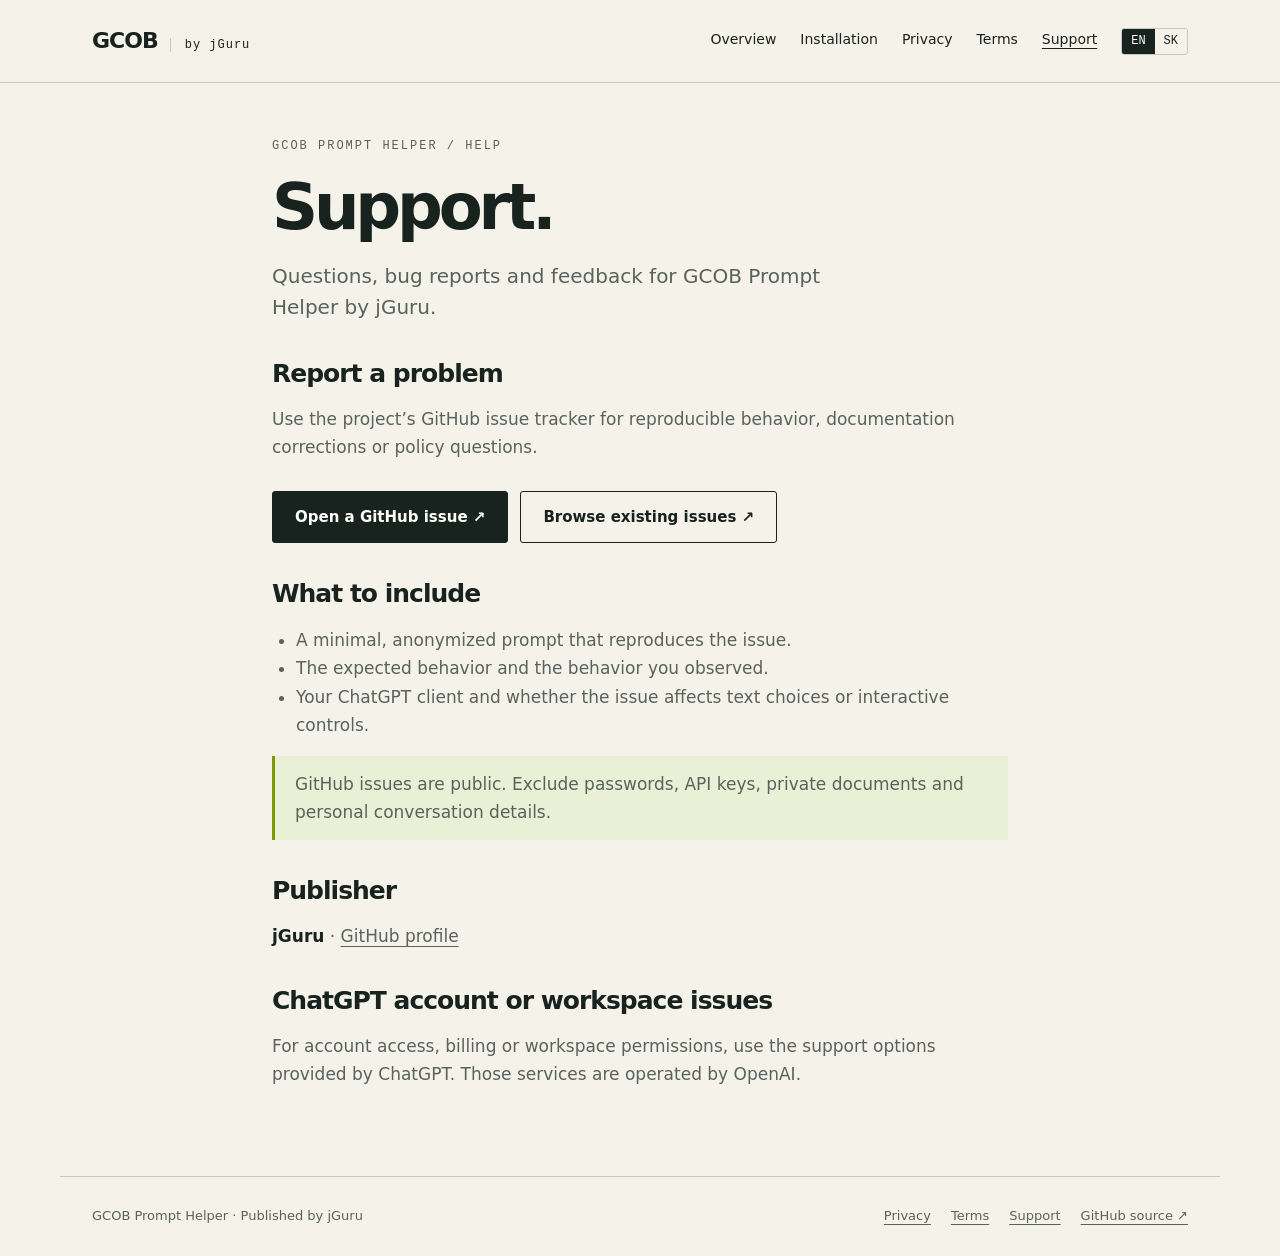
<file: support/index.html>
<!doctype html><html lang="en"><head><meta charset="utf-8"><meta name="viewport" content="width=device-width, initial-scale=1"><meta name="description" content="GCOB Prompt Helper by jGuru. Clarify your Goal, Context, Output and Boundaries before you output or run a prompt."><meta name="color-scheme" content="light"><meta name="referrer" content="strict-origin-when-cross-origin"><title>Support | jGuru</title><link rel="icon" type="image/svg+xml" href="../assets/favicon.svg"><link rel="stylesheet" href="../assets/site.css"><link rel="canonical" href="https://passanger68.github.io/gcob-prompt-helper/support/" /><link rel="alternate" hreflang="en" href="https://passanger68.github.io/gcob-prompt-helper/support/" /><link rel="alternate" hreflang="sk" href="https://passanger68.github.io/gcob-prompt-helper/sk/support/" /><link rel="alternate" hreflang="x-default" href="https://passanger68.github.io/gcob-prompt-helper/support/" /></head><body><a class="skip" href="#main">Skip to content</a><header><div class="wrap top"><a class="brand" href="../index.html">GCOB<span>by jGuru</span></a><nav aria-label="Main navigation"><a href="../index.html">Overview</a><a href="../index.html#install">Installation</a><a href="../privacy/">Privacy</a><a href="../terms/">Terms</a><a href="../support/" aria-current="page">Support</a><span class="language-switch" role="group" aria-label="EN / SK"><a href="index.html" lang="en" hreflang="en" aria-current="true">EN</a><a href="../sk/support/index.html" lang="sk" hreflang="sk">SK</a></span></nav></div></header><main id="main" class="wrap legal"><p class="eyebrow">GCOB Prompt Helper / Help</p><h1>Support.</h1><p class="lead">Questions, bug reports and feedback for GCOB Prompt Helper by jGuru.</p><h2>Report a problem</h2><p>Use the project’s GitHub issue tracker for reproducible behavior, documentation corrections or policy questions.</p><div class="actions"><a class="button" href="https://github.com/passanger68/gcob-prompt-helper/issues/new">Open a GitHub issue ↗</a><a class="button secondary" href="https://github.com/passanger68/gcob-prompt-helper/issues">Browse existing issues ↗</a></div><h2>What to include</h2><ul><li>A minimal, anonymized prompt that reproduces the issue.</li><li>The expected behavior and the behavior you observed.</li><li>Your ChatGPT client and whether the issue affects text choices or interactive controls.</li></ul><p class="note">GitHub issues are public. Exclude passwords, API keys, private documents and personal conversation details.</p><h2>Publisher</h2><p><strong>jGuru</strong> · <a href="https://github.com/passanger68">GitHub profile</a></p><h2>ChatGPT account or workspace issues</h2><p>For account access, billing or workspace permissions, use the support options provided by ChatGPT. Those services are operated by OpenAI.</p></main><footer class="wrap footer"><span>GCOB Prompt Helper · Published by jGuru</span><div class="footer-links"><a href="../privacy/">Privacy</a><a href="../terms/">Terms</a><a href="../support/">Support</a><a href="https://github.com/passanger68/gcob-prompt-helper">GitHub source ↗</a></div></footer></body></html>
</file>
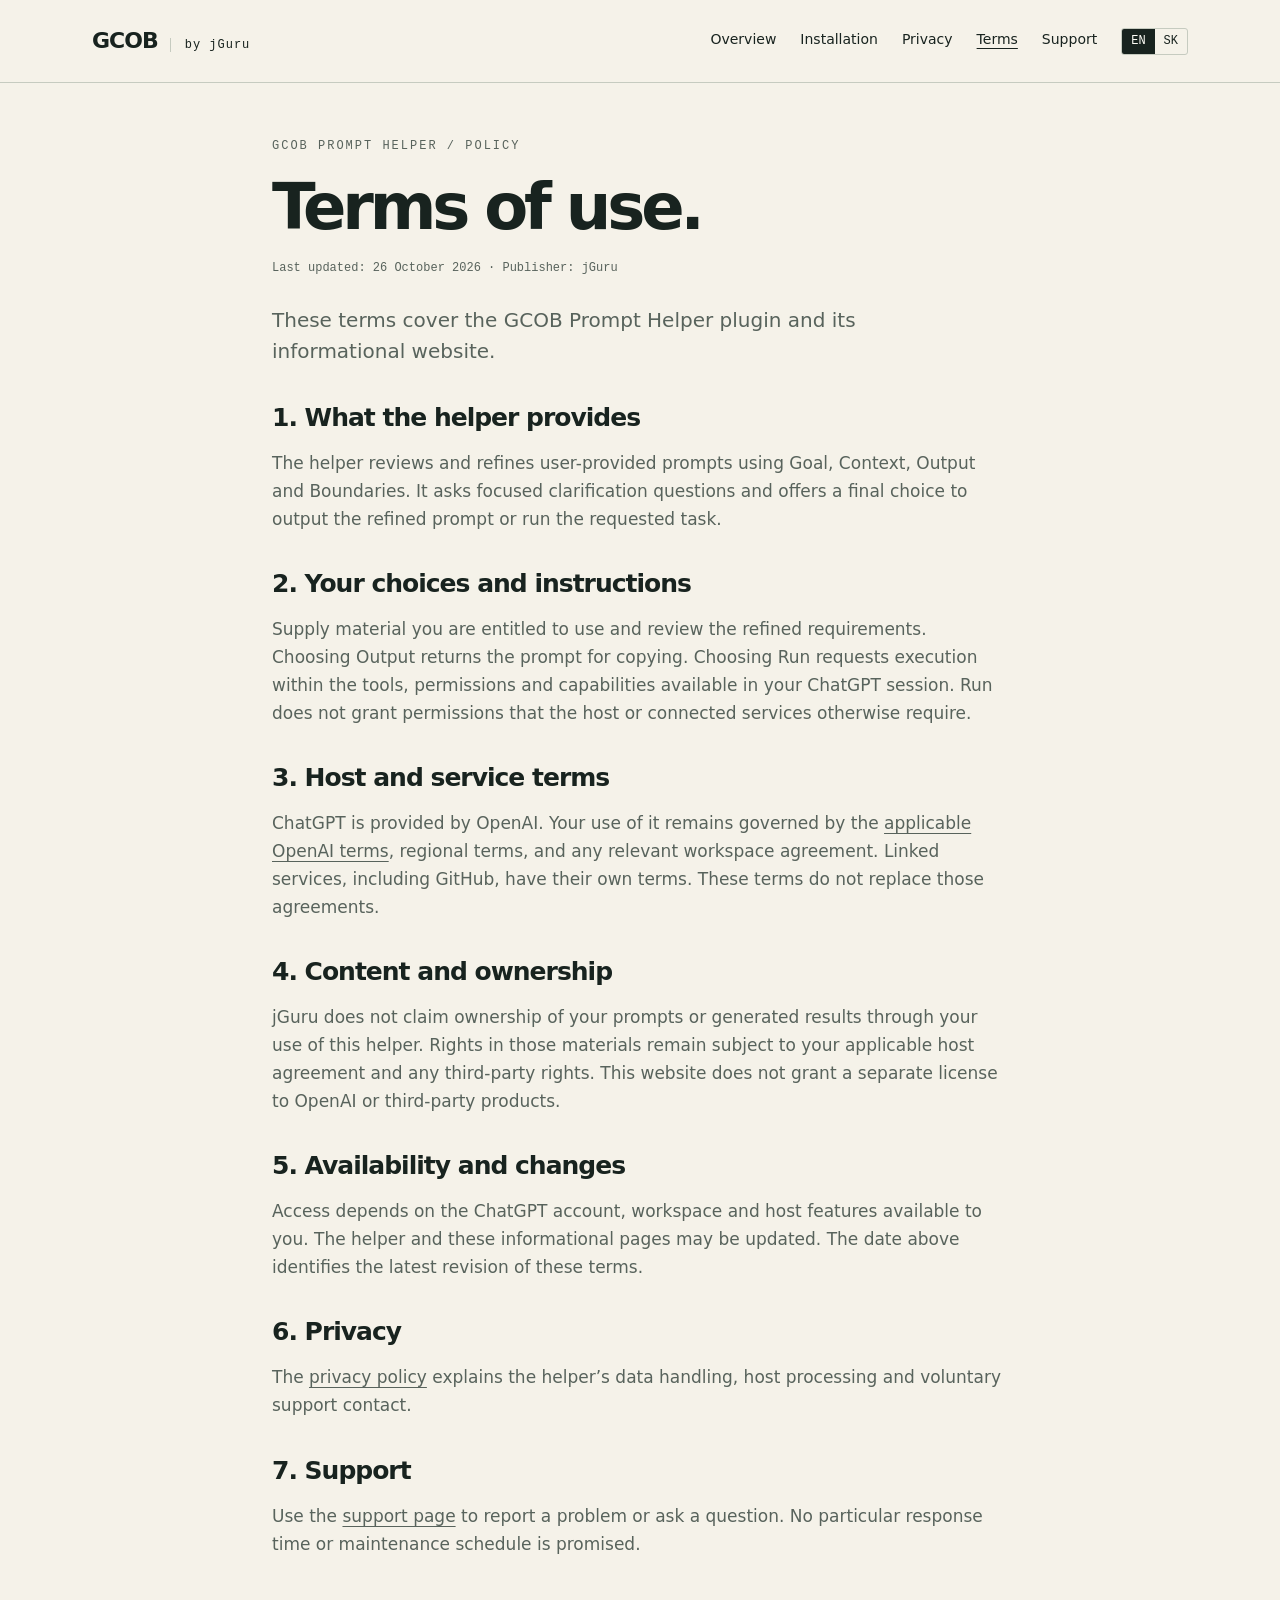
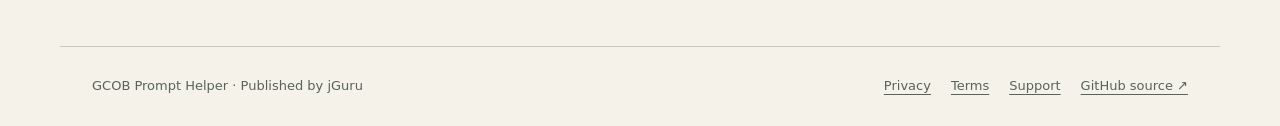
<file: terms/index.html>
<!doctype html><html lang="en"><head><meta charset="utf-8"><meta name="viewport" content="width=device-width, initial-scale=1"><meta name="description" content="GCOB Prompt Helper by jGuru. Clarify your Goal, Context, Output and Boundaries before you output or run a prompt."><meta name="color-scheme" content="light"><meta name="referrer" content="strict-origin-when-cross-origin"><title>Terms of use | jGuru</title><link rel="icon" type="image/svg+xml" href="../assets/favicon.svg"><link rel="stylesheet" href="../assets/site.css"><link rel="canonical" href="https://passanger68.github.io/gcob-prompt-helper/terms/" /><link rel="alternate" hreflang="en" href="https://passanger68.github.io/gcob-prompt-helper/terms/" /><link rel="alternate" hreflang="sk" href="https://passanger68.github.io/gcob-prompt-helper/sk/terms/" /><link rel="alternate" hreflang="x-default" href="https://passanger68.github.io/gcob-prompt-helper/terms/" /></head><body><a class="skip" href="#main">Skip to content</a><header><div class="wrap top"><a class="brand" href="../index.html">GCOB<span>by jGuru</span></a><nav aria-label="Main navigation"><a href="../index.html">Overview</a><a href="../index.html#install">Installation</a><a href="../privacy/">Privacy</a><a href="../terms/" aria-current="page">Terms</a><a href="../support/">Support</a><span class="language-switch" role="group" aria-label="EN / SK"><a href="index.html" lang="en" hreflang="en" aria-current="true">EN</a><a href="../sk/terms/index.html" lang="sk" hreflang="sk">SK</a></span></nav></div></header><main id="main" class="wrap legal"><p class="eyebrow">GCOB Prompt Helper / Policy</p><h1>Terms of use.</h1><p class="date">Last updated: 26 October 2026 · Publisher: jGuru</p><p class="lead">These terms cover the GCOB Prompt Helper plugin and its informational website.</p><h2>1. What the helper provides</h2><p>The helper reviews and refines user-provided prompts using Goal, Context, Output and Boundaries. It asks focused clarification questions and offers a final choice to output the refined prompt or run the requested task.</p><h2>2. Your choices and instructions</h2><p>Supply material you are entitled to use and review the refined requirements. Choosing Output returns the prompt for copying. Choosing Run requests execution within the tools, permissions and capabilities available in your ChatGPT session. Run does not grant permissions that the host or connected services otherwise require.</p><h2>3. Host and service terms</h2><p>ChatGPT is provided by OpenAI. Your use of it remains governed by the <a href="https://openai.com/policies/terms-of-use/">applicable OpenAI terms</a>, regional terms, and any relevant workspace agreement. Linked services, including GitHub, have their own terms. These terms do not replace those agreements.</p><h2>4. Content and ownership</h2><p>jGuru does not claim ownership of your prompts or generated results through your use of this helper. Rights in those materials remain subject to your applicable host agreement and any third-party rights. This website does not grant a separate license to OpenAI or third-party products.</p><h2>5. Availability and changes</h2><p>Access depends on the ChatGPT account, workspace and host features available to you. The helper and these informational pages may be updated. The date above identifies the latest revision of these terms.</p><h2>6. Privacy</h2><p>The <a href="../privacy/">privacy policy</a> explains the helper’s data handling, host processing and voluntary support contact.</p><h2>7. Support</h2><p>Use the <a href="../support/">support page</a> to report a problem or ask a question. No particular response time or maintenance schedule is promised.</p></main><footer class="wrap footer"><span>GCOB Prompt Helper · Published by jGuru</span><div class="footer-links"><a href="../privacy/">Privacy</a><a href="../terms/">Terms</a><a href="../support/">Support</a><a href="https://github.com/passanger68/gcob-prompt-helper">GitHub source ↗</a></div></footer></body></html>
</file>
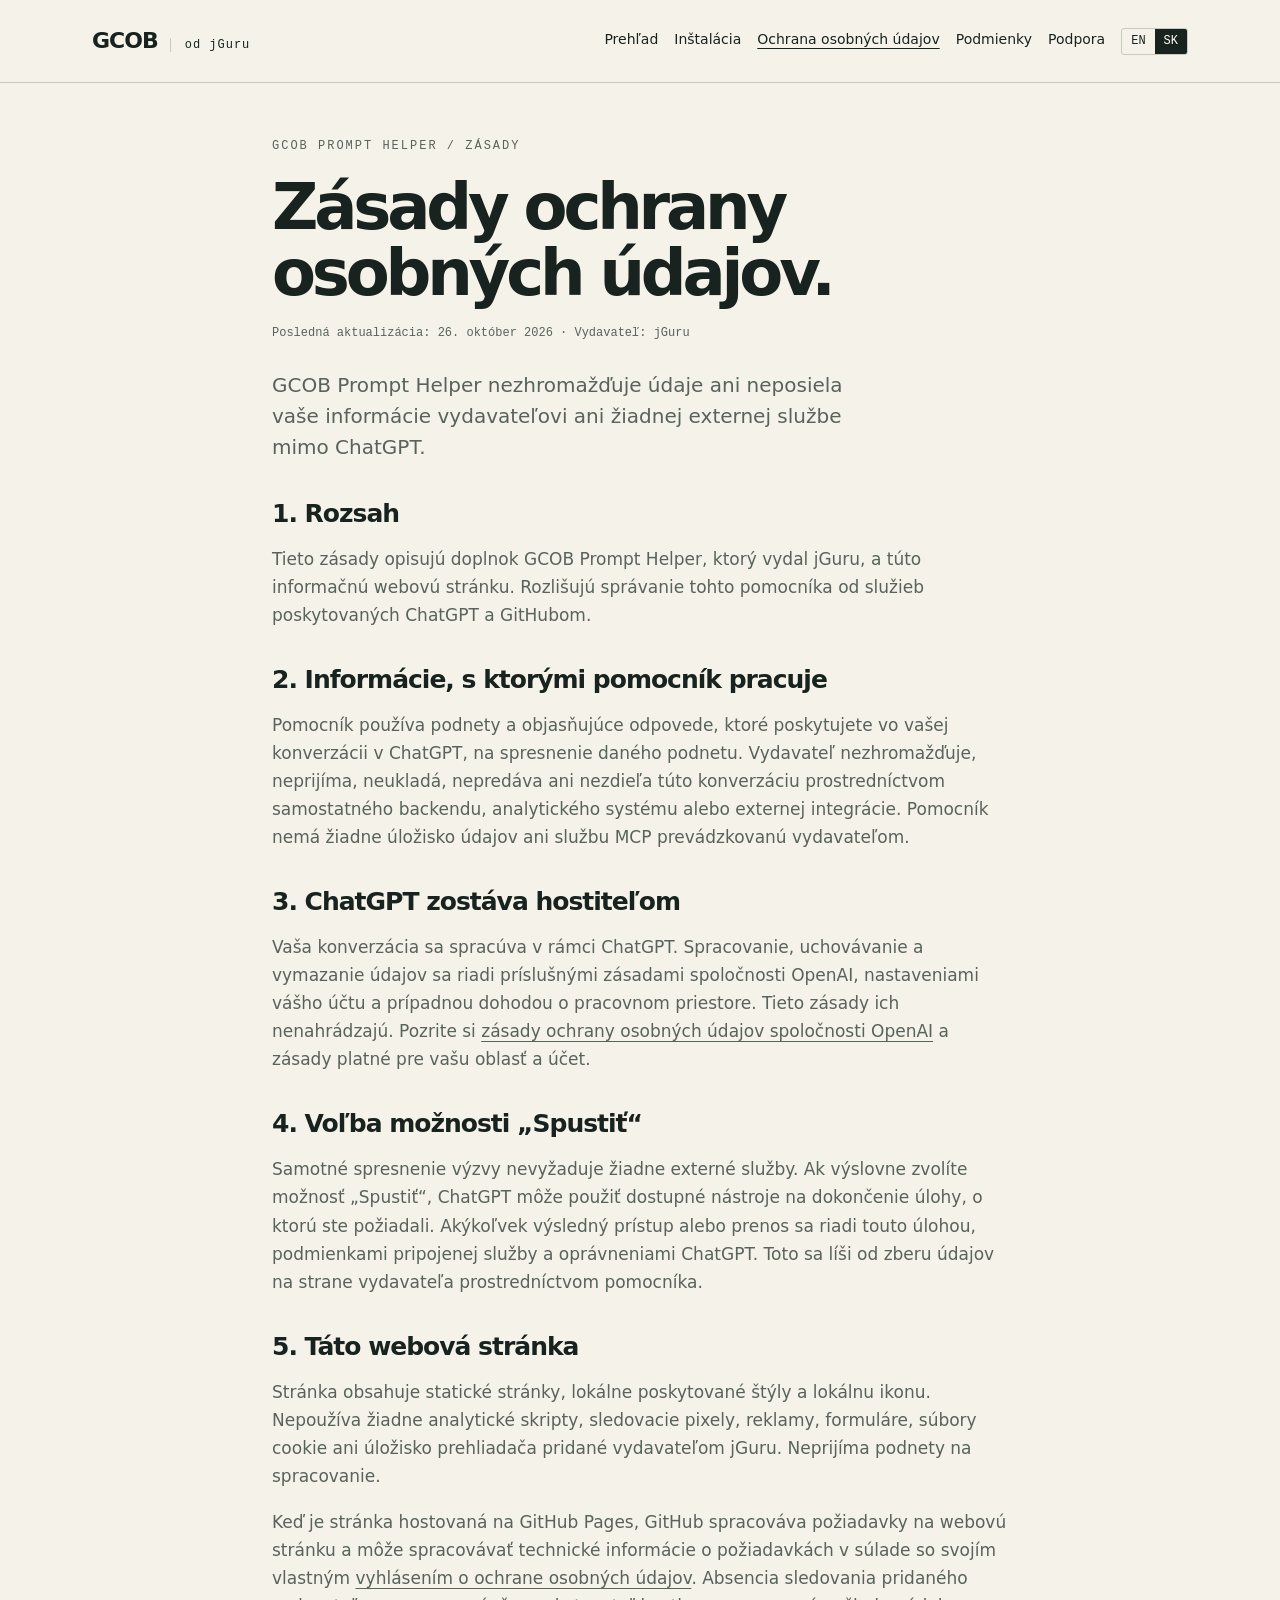
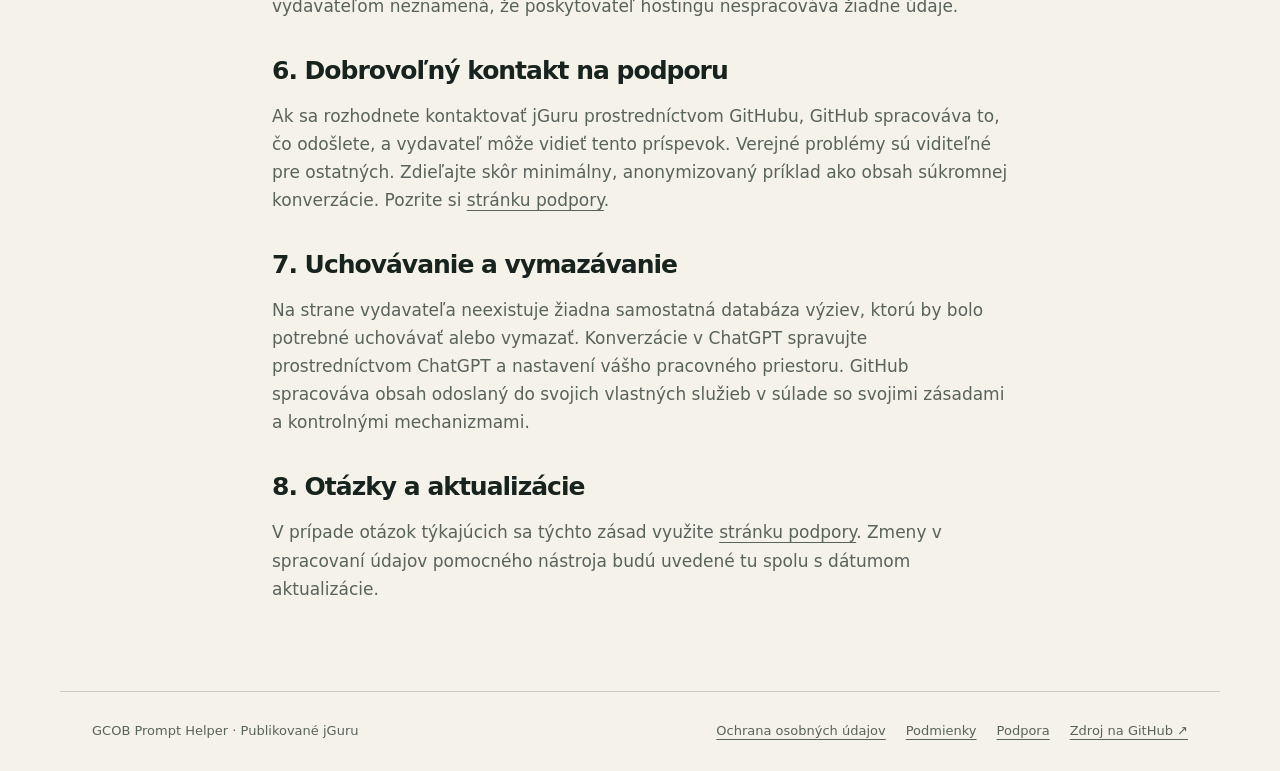
<file: sk/privacy/index.html>
<!doctype html><html lang="sk"><head><meta charset="utf-8" /><meta name="viewport" content="width=device-width, initial-scale=1" /><meta name="description" content="GCOB Prompt Helper skontroluje, čo chcete, čo je dôležité a ako by mala odpoveď vyzerať." /><meta name="color-scheme" content="light" /><meta name="referrer" content="strict-origin-when-cross-origin" /><title>Zásady ochrany osobných údajov | jGuru</title><link rel="icon" type="image/svg+xml" href="../../assets/favicon.svg" /><link rel="stylesheet" href="../../assets/site.css" /><link rel="canonical" href="https://passanger68.github.io/gcob-prompt-helper/sk/privacy/" /><link rel="alternate" hreflang="en" href="https://passanger68.github.io/gcob-prompt-helper/privacy/" /><link rel="alternate" hreflang="sk" href="https://passanger68.github.io/gcob-prompt-helper/sk/privacy/" /><link rel="alternate" hreflang="x-default" href="https://passanger68.github.io/gcob-prompt-helper/privacy/" /></head><body><a class="skip" href="#main">Prejsť na obsah</a><header><div class="wrap top"><a class="brand" href="../index.html">GCOB<span>od jGuru</span></a><nav aria-label="Main navigation"><a href="../index.html">Prehľad</a><a href="../index.html#install">Inštalácia</a><a href="../privacy/" aria-current="page">Ochrana osobných údajov</a><a href="../terms/">Podmienky</a><a href="../support/">Podpora</a><span class="language-switch" role="group" aria-label="EN / SK"><a href="../../privacy/index.html" lang="en" hreflang="en">EN</a><a href="index.html" lang="sk" hreflang="sk" aria-current="true">SK</a></span></nav></div></header><main id="main" class="wrap legal"><p class="eyebrow">GCOB Prompt Helper / Zásady</p><h1>Zásady ochrany osobných údajov.</h1><p class="date">Posledná aktualizácia: 26. október 2026 · Vydavateľ: jGuru</p><p class="lead">GCOB Prompt Helper nezhromažďuje údaje ani neposiela vaše informácie vydavateľovi ani žiadnej externej službe mimo ChatGPT.</p><h2>1. Rozsah</h2><p>Tieto zásady opisujú doplnok GCOB Prompt Helper, ktorý vydal jGuru, a túto informačnú webovú stránku. Rozlišujú správanie tohto pomocníka od služieb poskytovaných ChatGPT a GitHubom.</p><h2>2. Informácie, s ktorými pomocník pracuje</h2><p>Pomocník používa podnety a objasňujúce odpovede, ktoré poskytujete vo vašej konverzácii v ChatGPT, na spresnenie daného podnetu. Vydavateľ nezhromažďuje, neprijíma, neukladá, nepredáva ani nezdieľa túto konverzáciu prostredníctvom samostatného backendu, analytického systému alebo externej integrácie. Pomocník nemá žiadne úložisko údajov ani službu MCP prevádzkovanú vydavateľom.</p><h2>3. ChatGPT zostáva hostiteľom</h2><p>Vaša konverzácia sa spracúva v rámci ChatGPT. Spracovanie, uchovávanie a vymazanie údajov sa riadi príslušnými zásadami spoločnosti OpenAI, nastaveniami vášho účtu a prípadnou dohodou o pracovnom priestore. Tieto zásady ich nenahrádzajú. Pozrite si <a href="https://openai.com/policies/privacy-policy/">zásady ochrany osobných údajov spoločnosti OpenAI</a> a zásady platné pre vašu oblasť a účet.</p><h2>4. Voľba možnosti „Spustiť“</h2><p>Samotné spresnenie výzvy nevyžaduje žiadne externé služby. Ak výslovne zvolíte možnosť „Spustiť“, ChatGPT môže použiť dostupné nástroje na dokončenie úlohy, o ktorú ste požiadali. Akýkoľvek výsledný prístup alebo prenos sa riadi touto úlohou, podmienkami pripojenej služby a oprávneniami ChatGPT. Toto sa líši od zberu údajov na strane vydavateľa prostredníctvom pomocníka.</p><h2>5. Táto webová stránka</h2><p>Stránka obsahuje statické stránky, lokálne poskytované štýly a lokálnu ikonu. Nepoužíva žiadne analytické skripty, sledovacie pixely, reklamy, formuláre, súbory cookie ani úložisko prehliadača pridané vydavateľom jGuru. Neprijíma podnety na spracovanie.</p><p>Keď je stránka hostovaná na GitHub Pages, GitHub spracováva požiadavky na webovú stránku a môže spracovávať technické informácie o požiadavkách v súlade so svojím vlastným <a href="https://docs.github.com/en/site-policy/privacy-policies/github-general-privacy-statement">vyhlásením o ochrane osobných údajov</a>. Absencia sledovania pridaného vydavateľom neznamená, že poskytovateľ hostingu nespracováva žiadne údaje.</p><h2>6. Dobrovoľný kontakt na podporu</h2><p>Ak sa rozhodnete kontaktovať jGuru prostredníctvom GitHubu, GitHub spracováva to, čo odošlete, a vydavateľ môže vidieť tento príspevok. Verejné problémy sú viditeľné pre ostatných. Zdieľajte skôr minimálny, anonymizovaný príklad ako obsah súkromnej konverzácie. Pozrite si <a href="../support/">stránku podpory</a>.</p><h2>7. Uchovávanie a vymazávanie</h2><p>Na strane vydavateľa neexistuje žiadna samostatná databáza výziev, ktorú by bolo potrebné uchovávať alebo vymazať. Konverzácie v ChatGPT spravujte prostredníctvom ChatGPT a nastavení vášho pracovného priestoru. GitHub spracováva obsah odoslaný do svojich vlastných služieb v súlade so svojimi zásadami a kontrolnými mechanizmami.</p><h2>8. Otázky a aktualizácie</h2><p>V prípade otázok týkajúcich sa týchto zásad využite <a href="../support/">stránku podpory</a>. Zmeny v spracovaní údajov pomocného nástroja budú uvedené tu spolu s dátumom aktualizácie.</p></main><footer class="wrap footer"><span>GCOB Prompt Helper · Publikované jGuru</span><div class="footer-links"><a href="../privacy/">Ochrana osobných údajov</a><a href="../terms/">Podmienky</a><a href="../support/">Podpora</a><a href="https://github.com/passanger68/gcob-prompt-helper">Zdroj na GitHub ↗</a></div></footer></body></html>
</file>
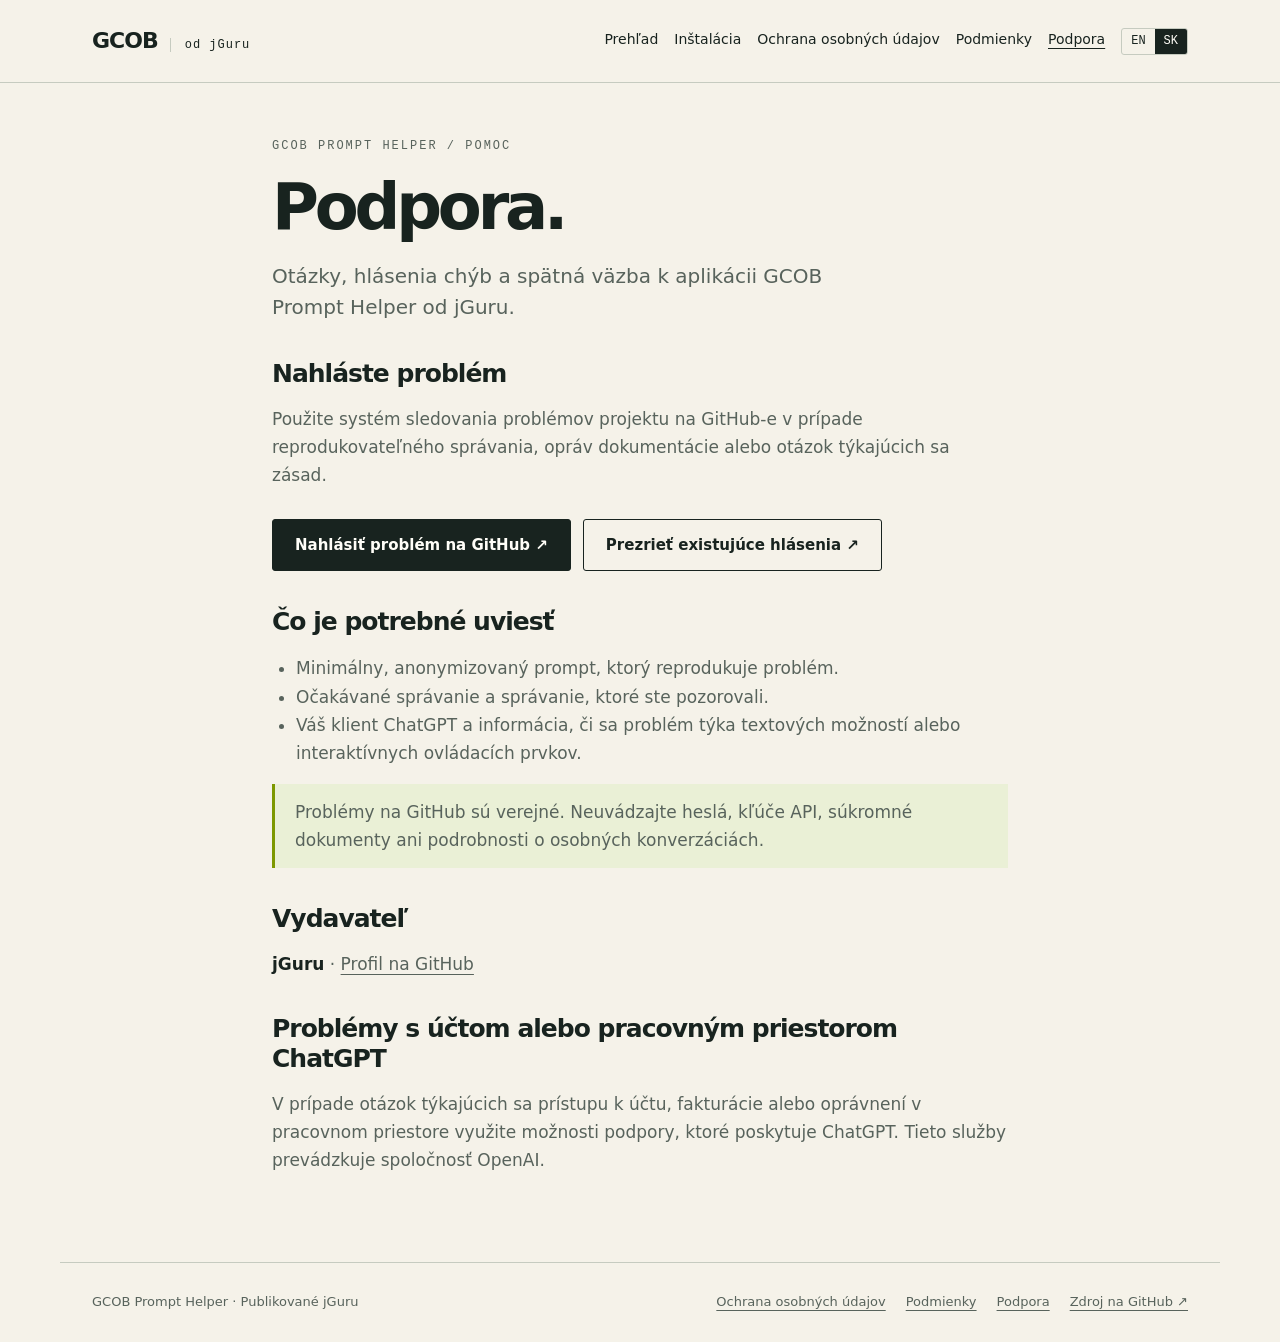
<file: sk/support/index.html>
<!doctype html><html lang="sk"><head><meta charset="utf-8" /><meta name="viewport" content="width=device-width, initial-scale=1" /><meta name="description" content="GCOB Prompt Helper skontroluje, čo chcete, čo je dôležité a ako by mala odpoveď vyzerať." /><meta name="color-scheme" content="light" /><meta name="referrer" content="strict-origin-when-cross-origin" /><title>Podpora | jGuru</title><link rel="icon" type="image/svg+xml" href="../../assets/favicon.svg" /><link rel="stylesheet" href="../../assets/site.css" /><link rel="canonical" href="https://passanger68.github.io/gcob-prompt-helper/sk/support/" /><link rel="alternate" hreflang="en" href="https://passanger68.github.io/gcob-prompt-helper/support/" /><link rel="alternate" hreflang="sk" href="https://passanger68.github.io/gcob-prompt-helper/sk/support/" /><link rel="alternate" hreflang="x-default" href="https://passanger68.github.io/gcob-prompt-helper/support/" /></head><body><a class="skip" href="#main">Prejsť na obsah</a><header><div class="wrap top"><a class="brand" href="../index.html">GCOB<span>od jGuru</span></a><nav aria-label="Main navigation"><a href="../index.html">Prehľad</a><a href="../index.html#install">Inštalácia</a><a href="../privacy/">Ochrana osobných údajov</a><a href="../terms/">Podmienky</a><a href="../support/" aria-current="page">Podpora</a><span class="language-switch" role="group" aria-label="EN / SK"><a href="../../support/index.html" lang="en" hreflang="en">EN</a><a href="index.html" lang="sk" hreflang="sk" aria-current="true">SK</a></span></nav></div></header><main id="main" class="wrap legal"><p class="eyebrow">GCOB Prompt Helper / Pomoc</p><h1>Podpora.</h1><p class="lead">Otázky, hlásenia chýb a spätná väzba k aplikácii GCOB Prompt Helper od jGuru.</p><h2>Nahláste problém</h2><p>Použite systém sledovania problémov projektu na GitHub-e v prípade reprodukovateľného správania, opráv dokumentácie alebo otázok týkajúcich sa zásad.</p><div class="actions"><a class="button" href="https://github.com/passanger68/gcob-prompt-helper/issues/new">Nahlásiť problém na GitHub ↗</a><a class="button secondary" href="https://github.com/passanger68/gcob-prompt-helper/issues">Prezrieť existujúce hlásenia ↗</a></div><h2>Čo je potrebné uviesť</h2><ul><li>Minimálny, anonymizovaný prompt, ktorý reprodukuje problém.</li><li>Očakávané správanie a správanie, ktoré ste pozorovali.</li><li>Váš klient ChatGPT a informácia, či sa problém týka textových možností alebo interaktívnych ovládacích prvkov.</li></ul><p class="note">Problémy na GitHub sú verejné. Neuvádzajte heslá, kľúče API, súkromné dokumenty ani podrobnosti o osobných konverzáciách.</p><h2>Vydavateľ</h2><p><strong>jGuru</strong> · <a href="https://github.com/passanger68">Profil na GitHub</a></p><h2>Problémy s účtom alebo pracovným priestorom ChatGPT</h2><p>V prípade otázok týkajúcich sa prístupu k účtu, fakturácie alebo oprávnení v pracovnom priestore využite možnosti podpory, ktoré poskytuje ChatGPT. Tieto služby prevádzkuje spoločnosť OpenAI.</p></main><footer class="wrap footer"><span>GCOB Prompt Helper · Publikované jGuru</span><div class="footer-links"><a href="../privacy/">Ochrana osobných údajov</a><a href="../terms/">Podmienky</a><a href="../support/">Podpora</a><a href="https://github.com/passanger68/gcob-prompt-helper">Zdroj na GitHub ↗</a></div></footer></body></html>
</file>
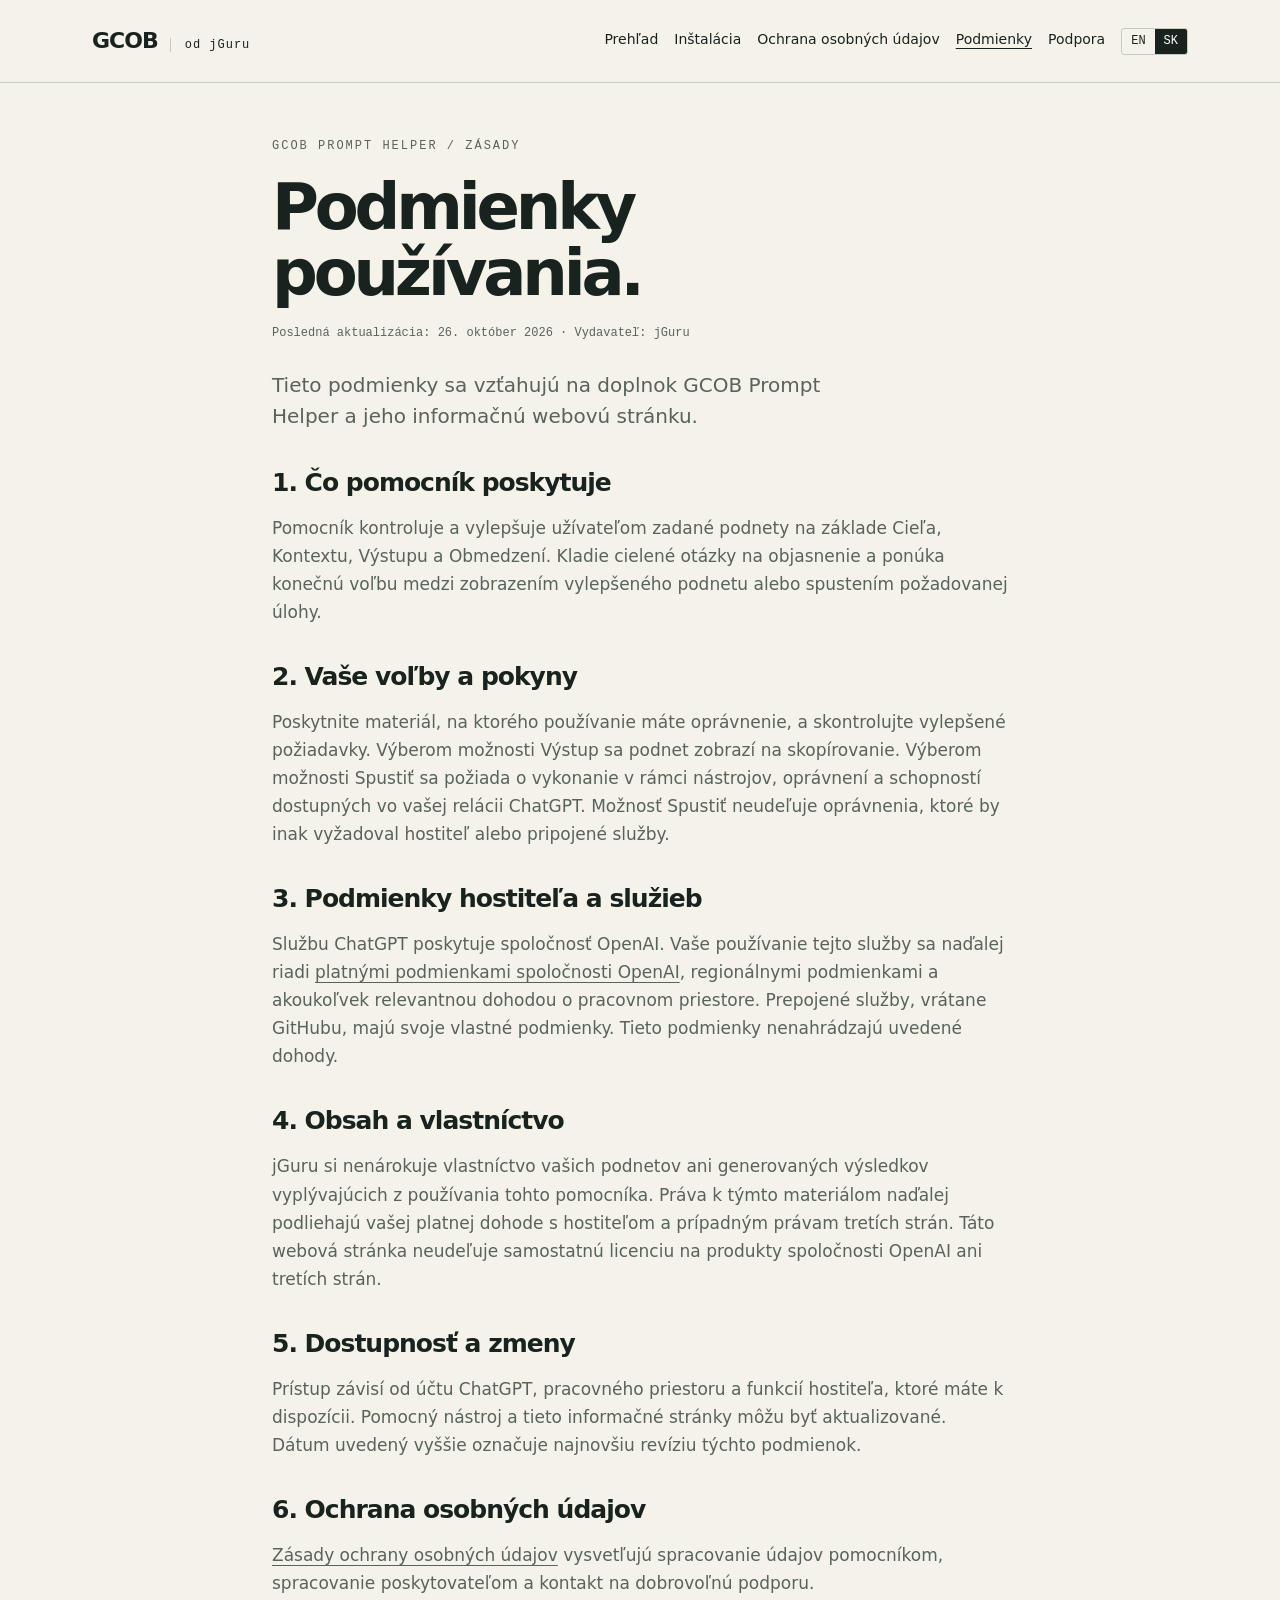
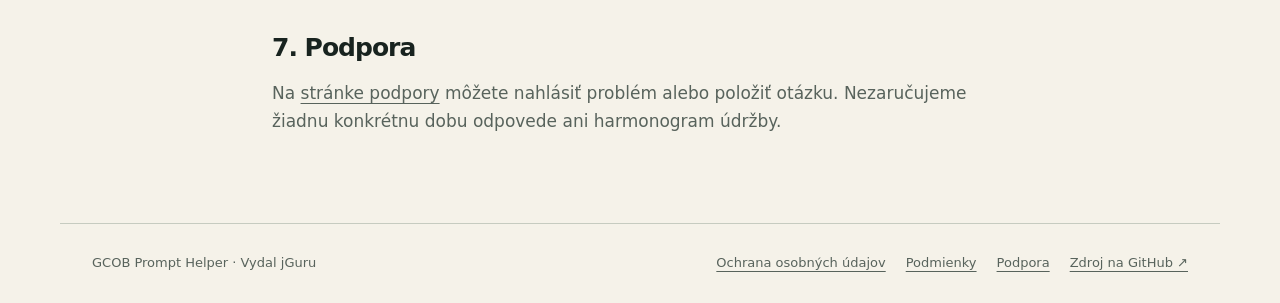
<file: sk/terms/index.html>
<!doctype html><html lang="sk"><head><meta charset="utf-8" /><meta name="viewport" content="width=device-width, initial-scale=1" /><meta name="description" content="GCOB Prompt Helper skontroluje, čo chcete, čo je dôležité a ako by mala odpoveď vyzerať." /><meta name="color-scheme" content="light" /><meta name="referrer" content="strict-origin-when-cross-origin" /><title>Podmienky používania | jGuru</title><link rel="icon" type="image/svg+xml" href="../../assets/favicon.svg" /><link rel="stylesheet" href="../../assets/site.css" /><link rel="canonical" href="https://passanger68.github.io/gcob-prompt-helper/sk/terms/" /><link rel="alternate" hreflang="en" href="https://passanger68.github.io/gcob-prompt-helper/terms/" /><link rel="alternate" hreflang="sk" href="https://passanger68.github.io/gcob-prompt-helper/sk/terms/" /><link rel="alternate" hreflang="x-default" href="https://passanger68.github.io/gcob-prompt-helper/terms/" /></head><body><a class="skip" href="#main">Prejsť na obsah</a><header><div class="wrap top"><a class="brand" href="../index.html">GCOB<span>od jGuru</span></a><nav aria-label="Main navigation"><a href="../index.html">Prehľad</a><a href="../index.html#install">Inštalácia</a><a href="../privacy/">Ochrana osobných údajov</a><a href="../terms/" aria-current="page">Podmienky</a><a href="../support/">Podpora</a><span class="language-switch" role="group" aria-label="EN / SK"><a href="../../terms/index.html" lang="en" hreflang="en">EN</a><a href="index.html" lang="sk" hreflang="sk" aria-current="true">SK</a></span></nav></div></header><main id="main" class="wrap legal"><p class="eyebrow">GCOB Prompt Helper / Zásady</p><h1>Podmienky používania.</h1><p class="date">Posledná aktualizácia: 26. október 2026 · Vydavateľ: jGuru</p><p class="lead">Tieto podmienky sa vzťahujú na doplnok GCOB Prompt Helper a jeho informačnú webovú stránku.</p><h2>1. Čo pomocník poskytuje</h2><p>Pomocník kontroluje a vylepšuje užívateľom zadané podnety na základe Cieľa, Kontextu, Výstupu a Obmedzení. Kladie cielené otázky na objasnenie a ponúka konečnú voľbu medzi zobrazením vylepšeného podnetu alebo spustením požadovanej úlohy.</p><h2>2. Vaše voľby a pokyny</h2><p>Poskytnite materiál, na ktorého používanie máte oprávnenie, a skontrolujte vylepšené požiadavky. Výberom možnosti Výstup sa podnet zobrazí na skopírovanie. Výberom možnosti Spustiť sa požiada o vykonanie v rámci nástrojov, oprávnení a schopností dostupných vo vašej relácii ChatGPT. Možnosť Spustiť neudeľuje oprávnenia, ktoré by inak vyžadoval hostiteľ alebo pripojené služby.</p><h2>3. Podmienky hostiteľa a služieb</h2><p>Službu ChatGPT poskytuje spoločnosť OpenAI. Vaše používanie tejto služby sa naďalej riadi <a href="https://openai.com/policies/terms-of-use/">platnými podmienkami spoločnosti OpenAI</a>, regionálnymi podmienkami a akoukoľvek relevantnou dohodou o pracovnom priestore. Prepojené služby, vrátane GitHubu, majú svoje vlastné podmienky. Tieto podmienky nenahrádzajú uvedené dohody.</p><h2>4. Obsah a vlastníctvo</h2><p>jGuru si nenárokuje vlastníctvo vašich podnetov ani generovaných výsledkov vyplývajúcich z používania tohto pomocníka. Práva k týmto materiálom naďalej podliehajú vašej platnej dohode s hostiteľom a prípadným právam tretích strán. Táto webová stránka neudeľuje samostatnú licenciu na produkty spoločnosti OpenAI ani tretích strán.</p><h2>5. Dostupnosť a zmeny</h2><p>Prístup závisí od účtu ChatGPT, pracovného priestoru a funkcií hostiteľa, ktoré máte k dispozícii. Pomocný nástroj a tieto informačné stránky môžu byť aktualizované. Dátum uvedený vyššie označuje najnovšiu revíziu týchto podmienok.</p><h2>6. Ochrana osobných údajov</h2><p><a href="../privacy/">Zásady ochrany osobných údajov</a> vysvetľujú spracovanie údajov pomocníkom, spracovanie poskytovateľom a kontakt na dobrovoľnú podporu.</p><h2>7. Podpora</h2><p>Na <a href="../support/">stránke podpory</a> môžete nahlásiť problém alebo položiť otázku. Nezaručujeme žiadnu konkrétnu dobu odpovede ani harmonogram údržby.</p></main><footer class="wrap footer"><span>GCOB Prompt Helper · Vydal jGuru</span><div class="footer-links"><a href="../privacy/">Ochrana osobných údajov</a><a href="../terms/">Podmienky</a><a href="../support/">Podpora</a><a href="https://github.com/passanger68/gcob-prompt-helper">Zdroj na GitHub ↗</a></div></footer></body></html>
</file>
<file: assets/site.css>
@charset "UTF-8";:root{--paper:#f5f2e9;--ink:#18231f;--muted:#58635c;--line:#c6cbc0;--accent:#d5ee49;--white:#fffef8}*{box-sizing:border-box}html{scroll-behavior:smooth}body{margin:0;background:var(--paper);color:var(--ink);font:17px/1.65 system-ui,-apple-system,BlinkMacSystemFont,"Segoe UI",sans-serif}a{color:inherit;text-underline-offset:4px}a:hover{text-decoration-thickness:2px}a:focus-visible{outline:3px solid #547300;outline-offset:5px}.wrap{max-width:1160px;margin:auto;padding:0 32px}.skip{position:absolute;top:-80px;left:16px;background:var(--ink);color:white;padding:10px}.skip:focus{top:10px;z-index:9}header{border-bottom:1px solid var(--line)}.top{display:flex;justify-content:space-between;align-items:center;gap:24px;padding-top:23px;padding-bottom:23px}.brand{font-weight:800;text-decoration:none;letter-spacing:-1px;font-size:22px}.brand span{font:12px ui-monospace,monospace;letter-spacing:1px;margin-left:12px;border-left:1px solid var(--line);padding-left:14px}nav{display:flex;gap:24px;flex-wrap:wrap}nav a{font-size:14px;text-decoration:none}nav a[aria-current=page]{text-decoration:underline}.eyebrow{font:12px ui-monospace,monospace;text-transform:uppercase;letter-spacing:2px;color:var(--muted)}.hero{padding-top:68px;padding-bottom:60px;display:grid;grid-template-columns:1.4fr 1fr;gap:60px;align-items:center}h1{font-size:clamp(46px,6.5vw,86px);line-height:1.02;letter-spacing:-.065em;font-weight:750;margin:22px 0 26px}h1 em{font-style:normal;background:var(--accent);padding:0 .08em}.lead{max-width:600px;font-size:20px;line-height:1.55;color:var(--muted)}.actions{display:flex;gap:12px;align-items:center;flex-wrap:wrap;margin-top:30px}.button{display:inline-flex;align-items:center;justify-content:center;background:var(--ink);color:var(--white);padding:13px 22px;text-decoration:none;font-size:15px;font-weight:650;border:1px solid var(--ink);border-radius:3px}.button.secondary{color:var(--ink);background:transparent}.button:hover{background:var(--accent);color:var(--ink)}.micro{font-size:12px;color:var(--muted);margin-top:16px}.spec{border:1px solid var(--ink);box-shadow:9px 9px 0 var(--accent);background:var(--white)}.spec-head{padding:15px 22px;background:var(--ink);color:var(--white);font:12px ui-monospace,monospace;display:flex;justify-content:space-between;gap:10px}.spec dl{margin:0}.spec dl>div{padding:16px 22px;border-bottom:1px solid var(--line);display:grid;grid-template-columns:28px 1fr;gap:14px}.spec dl>div:last-child{border:0}.spec dt{font:700 25px ui-monospace,monospace}.spec dd{margin:0;font-size:14px;color:var(--muted)}.spec strong{display:block;color:var(--ink);font-size:16px}.section{border-top:1px solid var(--line);padding:50px 0}.section-head{display:flex;align-items:baseline;justify-content:space-between;gap:24px;margin-bottom:30px}h2{font-size:32px;line-height:1.2;letter-spacing:-1px;margin:0 0 16px}h3{font-size:19px;line-height:1.3;margin:0 0 10px}.steps{display:grid;grid-template-columns:repeat(3,1fr);gap:32px;counter-reset:steps}.steps article{border-left:1px solid var(--line);padding-left:20px}.number{font:12px ui-monospace,monospace;color:var(--muted);display:block;margin-bottom:15px}p{margin:0 0 18px}.steps p{color:var(--muted);font-size:15px}.example{display:grid;grid-template-columns:1fr 1.5fr;gap:40px}.prompt{padding:24px;border:1px solid var(--line);background:var(--white);font-size:16px}.prompt strong{font:12px ui-monospace,monospace;text-transform:uppercase;display:block;margin-bottom:12px}.choice{display:flex;gap:18px;align-items:start;border-top:1px solid var(--line);padding:19px 0}.choice b{font:700 24px ui-monospace,monospace}.choice p{margin:0;color:var(--muted);font-size:15px}.privacy-banner{padding:25px 28px;background:var(--ink);color:var(--white);display:flex;justify-content:space-between;align-items:center;gap:30px}.privacy-banner p{margin:5px 0 0;font-size:14px;color:#c4cdc5}.privacy-banner a{white-space:nowrap;font-size:14px}.legal{max-width:800px;padding-top:56px;padding-bottom:70px}.legal h1{font-size:clamp(42px,6vw,64px);margin-bottom:20px}.legal h2{font-size:25px;margin-top:36px}.legal p,.legal li{color:var(--muted)}.legal strong{color:var(--ink)}.legal ul{padding-left:24px}.date{font:12px ui-monospace,monospace;color:var(--muted);margin-bottom:30px}.note{border-left:3px solid #7d9800;padding:14px 20px;background:#eaf0d6}.footer{border-top:1px solid var(--line);padding-top:28px;padding-bottom:30px;display:flex;justify-content:space-between;gap:24px;align-items:center;font-size:13px;color:var(--muted)}.footer-links{display:flex;gap:20px;flex-wrap:wrap}.mono{font-family:ui-monospace,monospace} @media(max-width:760px){.wrap{padding-left:22px;padding-right:22px}.top{align-items:start;gap:16px;flex-direction:column}.brand span{margin-left:8px;padding-left:10px}nav{gap:18px}.hero{grid-template-columns:1fr;gap:32px;padding-top:42px;padding-bottom:44px}h1{font-size:58px}.lead{font-size:18px}.spec{margin-right:9px}.steps,.example{grid-template-columns:1fr;gap:24px}.section{padding:36px 0}.section-head{display:block}.privacy-banner,.footer{align-items:start;flex-direction:column;gap:16px}.legal{padding-top:38px}.legal h1{font-size:48px}.actions{align-items:stretch}.button{flex-grow:1}}@media(prefers-reduced-motion:reduce){html{scroll-behavior:auto}}
.language-switch{display:inline-flex;gap:0;border:1px solid var(--line);border-radius:3px;overflow:hidden;align-self:center}.language-switch a{padding:3px 9px;font:12px/1.6 ui-monospace,monospace;text-decoration:none}.language-switch a[aria-current=true]{background:var(--ink);color:var(--white)}html[lang=sk] .hero h1{font-size:clamp(44px,5.8vw,76px)}html[lang=sk] .top{gap:16px}html[lang=sk] nav{gap:16px}@media(max-width:760px){html[lang=sk] .hero h1{font-size:clamp(42px,11vw,58px)}nav{align-items:center}.language-switch{margin-left:auto}}

.release-status{border:1px solid var(--line);background:var(--white);padding:22px 24px;margin:6px 0 28px}.release-status p{margin:10px 0 12px;max-width:850px}.release-status code{display:inline-block;padding:3px 9px;background:var(--accent);font-size:14px}.install-steps{display:grid;grid-template-columns:repeat(2,minmax(0,1fr));list-style:none;counter-reset:install;margin:0 0 28px;padding:0;gap:24px 36px}.install-steps li{counter-increment:install;padding:0 0 20px 42px;border-bottom:1px solid var(--line);position:relative;min-width:0}.install-steps li:before{content:counter(install,decimal-leading-zero);position:absolute;left:0;top:1px;font:13px ui-monospace,monospace;color:var(--muted)}.install-steps p{font-size:15px;color:var(--muted);overflow-wrap:anywhere}.install-steps code{font-size:14px}@media(max-width:760px){.install-steps{grid-template-columns:1fr}.release-status{padding:18px}.top nav{gap:12px}}

.chat-demo{margin-top:32px}.chat-demo figure{margin:0}.chat-demo img{display:block;width:100%;height:auto;border:1px solid var(--line);border-radius:12px;background:white}.chat-demo figcaption{font-size:13px;color:var(--muted);margin:12px 0 18px}.chat-demo details{border:1px solid var(--line);padding:14px 18px;background:var(--white)}.chat-demo summary{cursor:pointer;font-weight:600;font-size:15px}.copy-prompt{margin:16px 0 0;font-size:16px;user-select:text}

/* Plugin invocation guide */
.invoke-grid{display:grid;grid-template-columns:repeat(2,minmax(0,1fr));gap:20px;margin:34px 0}.invoke-step{display:flex;align-items:flex-start;gap:18px;padding:24px;background:var(--white);border:1px solid var(--line)}.invoke-num{font:700 24px ui-monospace,monospace;background:var(--accent);width:52px;height:52px;display:grid;place-items:center;flex:none}.invoke-step h3{margin:0 0 8px}.invoke-step p{color:var(--muted);font-size:15px;margin:0}.invoke-step code{background:#e8edda;padding:1px 5px}.invoke-visual{margin:0}.invoke-visual img{display:block;width:100%;height:auto;aspect-ratio:auto;object-fit:contain;border:1px solid var(--line);border-radius:10px;background:#fff}.invoke-visual figcaption{font-size:13px;color:var(--muted);margin:12px 0 16px}.invoke-after{margin:18px 0 0;max-width:780px;color:var(--muted)}@media(max-width:760px){.invoke-grid{grid-template-columns:1fr}.invoke-step{padding:18px}}

/* Recommended plugin workflow */
.recommended-grid{display:grid;grid-template-columns:repeat(3,minmax(0,1fr));gap:20px;margin:32px 0 24px}
.recommended-step{min-width:0;border:1px solid var(--line);background:var(--white);padding:22px 24px}
.recommended-num{display:inline-flex;align-items:center;justify-content:center;width:43px;height:43px;margin-bottom:18px;background:var(--accent);color:var(--ink);font:700 18px ui-monospace,monospace}
.recommended-step h3{margin:0 0 9px}
.recommended-step p{margin:0;color:var(--muted);font-size:15px;line-height:1.55}
.recommended-step code{background:#e8edda;padding:2px 5px}
.recommended-visual{margin:0}
.recommended-visual img{display:block;width:100%;height:auto;aspect-ratio:auto;object-fit:contain;border:1px solid var(--line);border-radius:10px;background:var(--white)}
.recommended-visual figcaption{margin:10px 0 0;color:var(--muted);font-size:13px}
.recommended-note{margin:18px 0 0;padding:14px 18px;border-left:3px solid #7d9800;background:#eaf0d6;color:var(--ink);font-size:14px}
@media(max-width:760px){.recommended-grid{grid-template-columns:1fr;gap:12px}.recommended-step{padding:18px}.recommended-num{margin-bottom:10px}}
</file>
